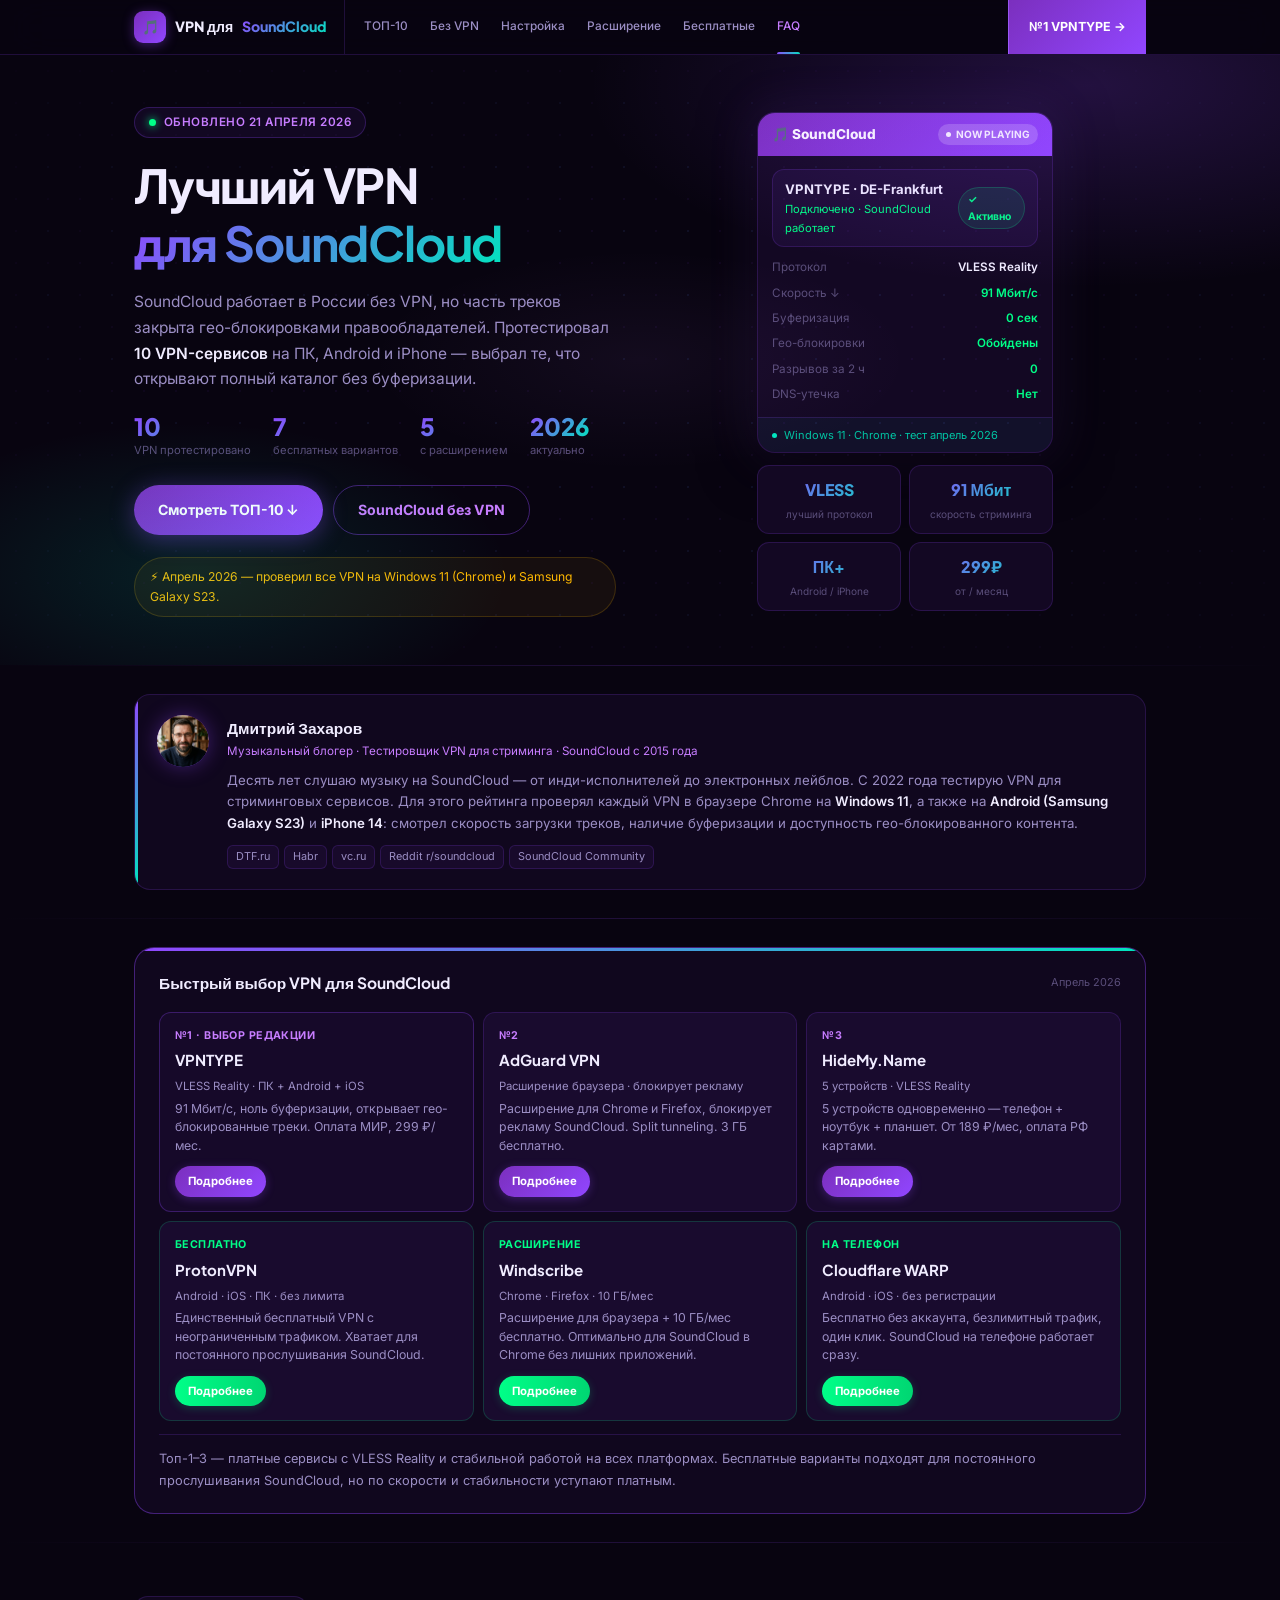
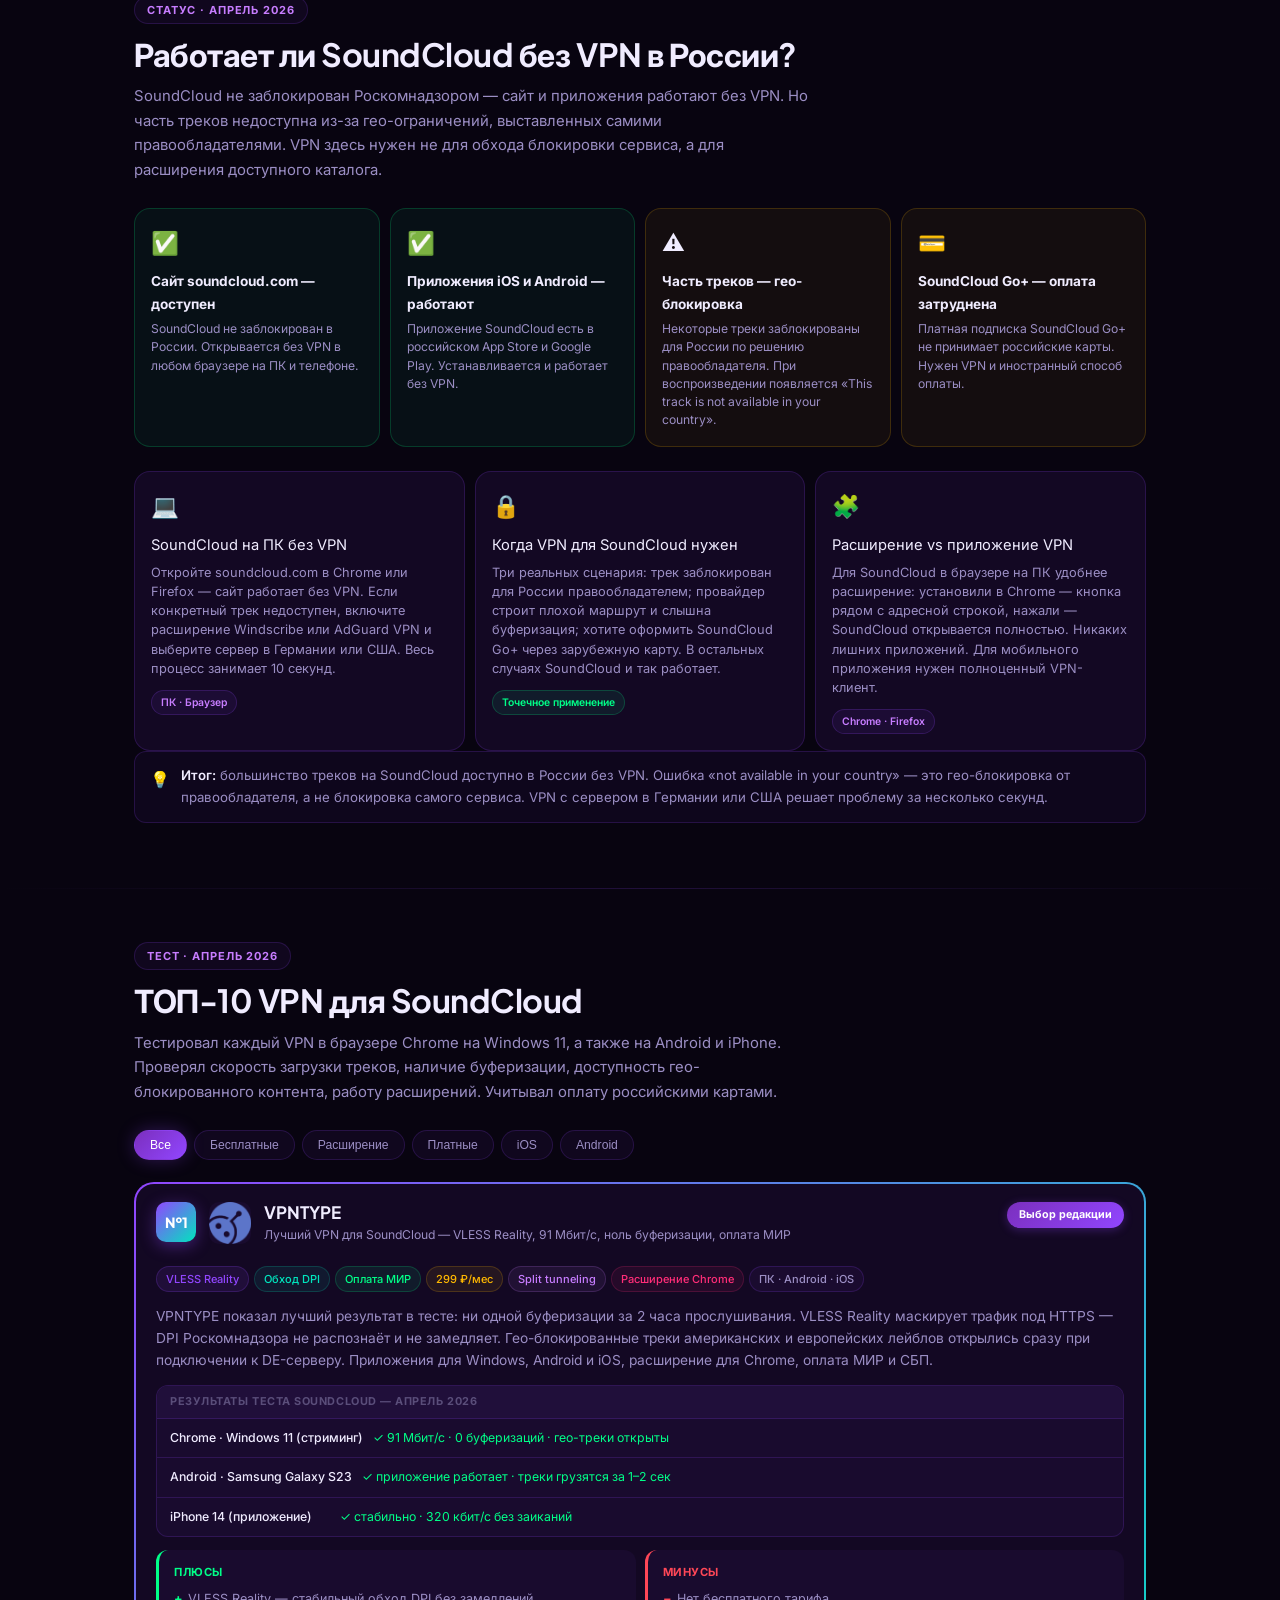
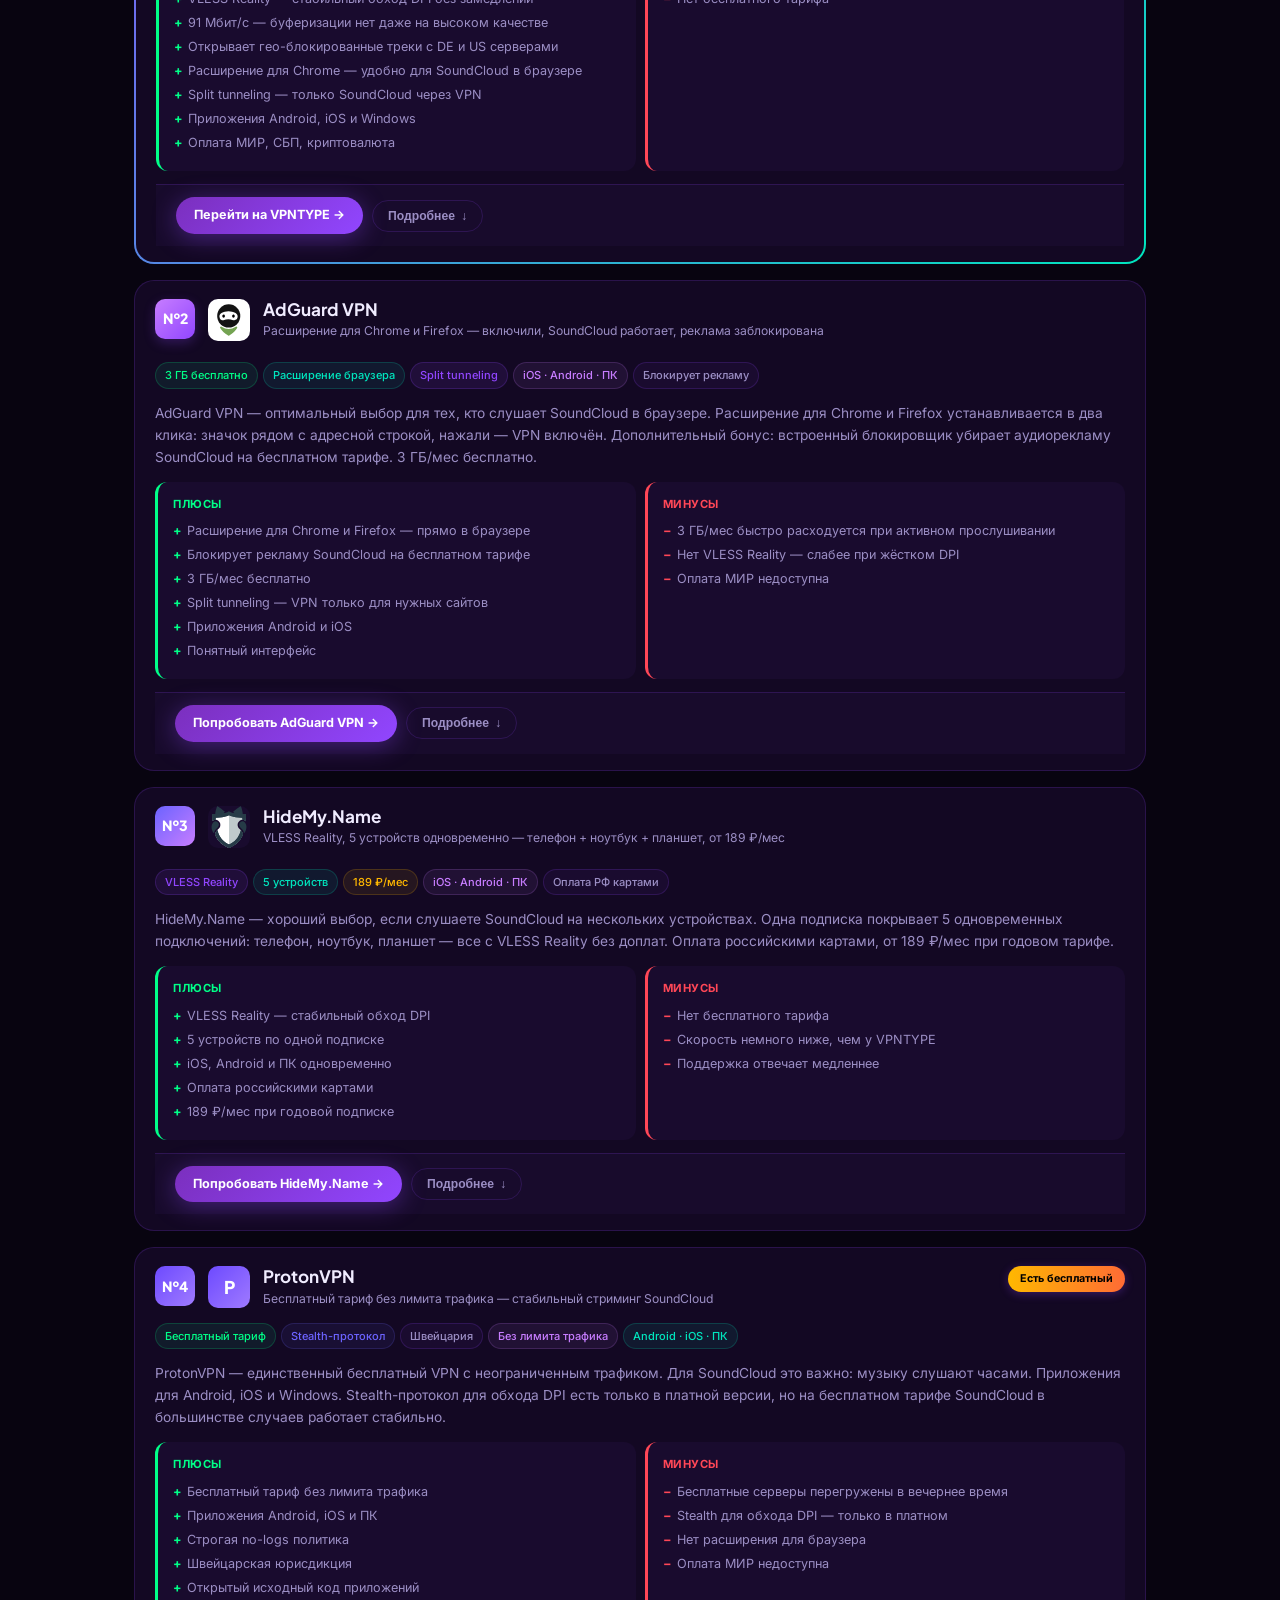
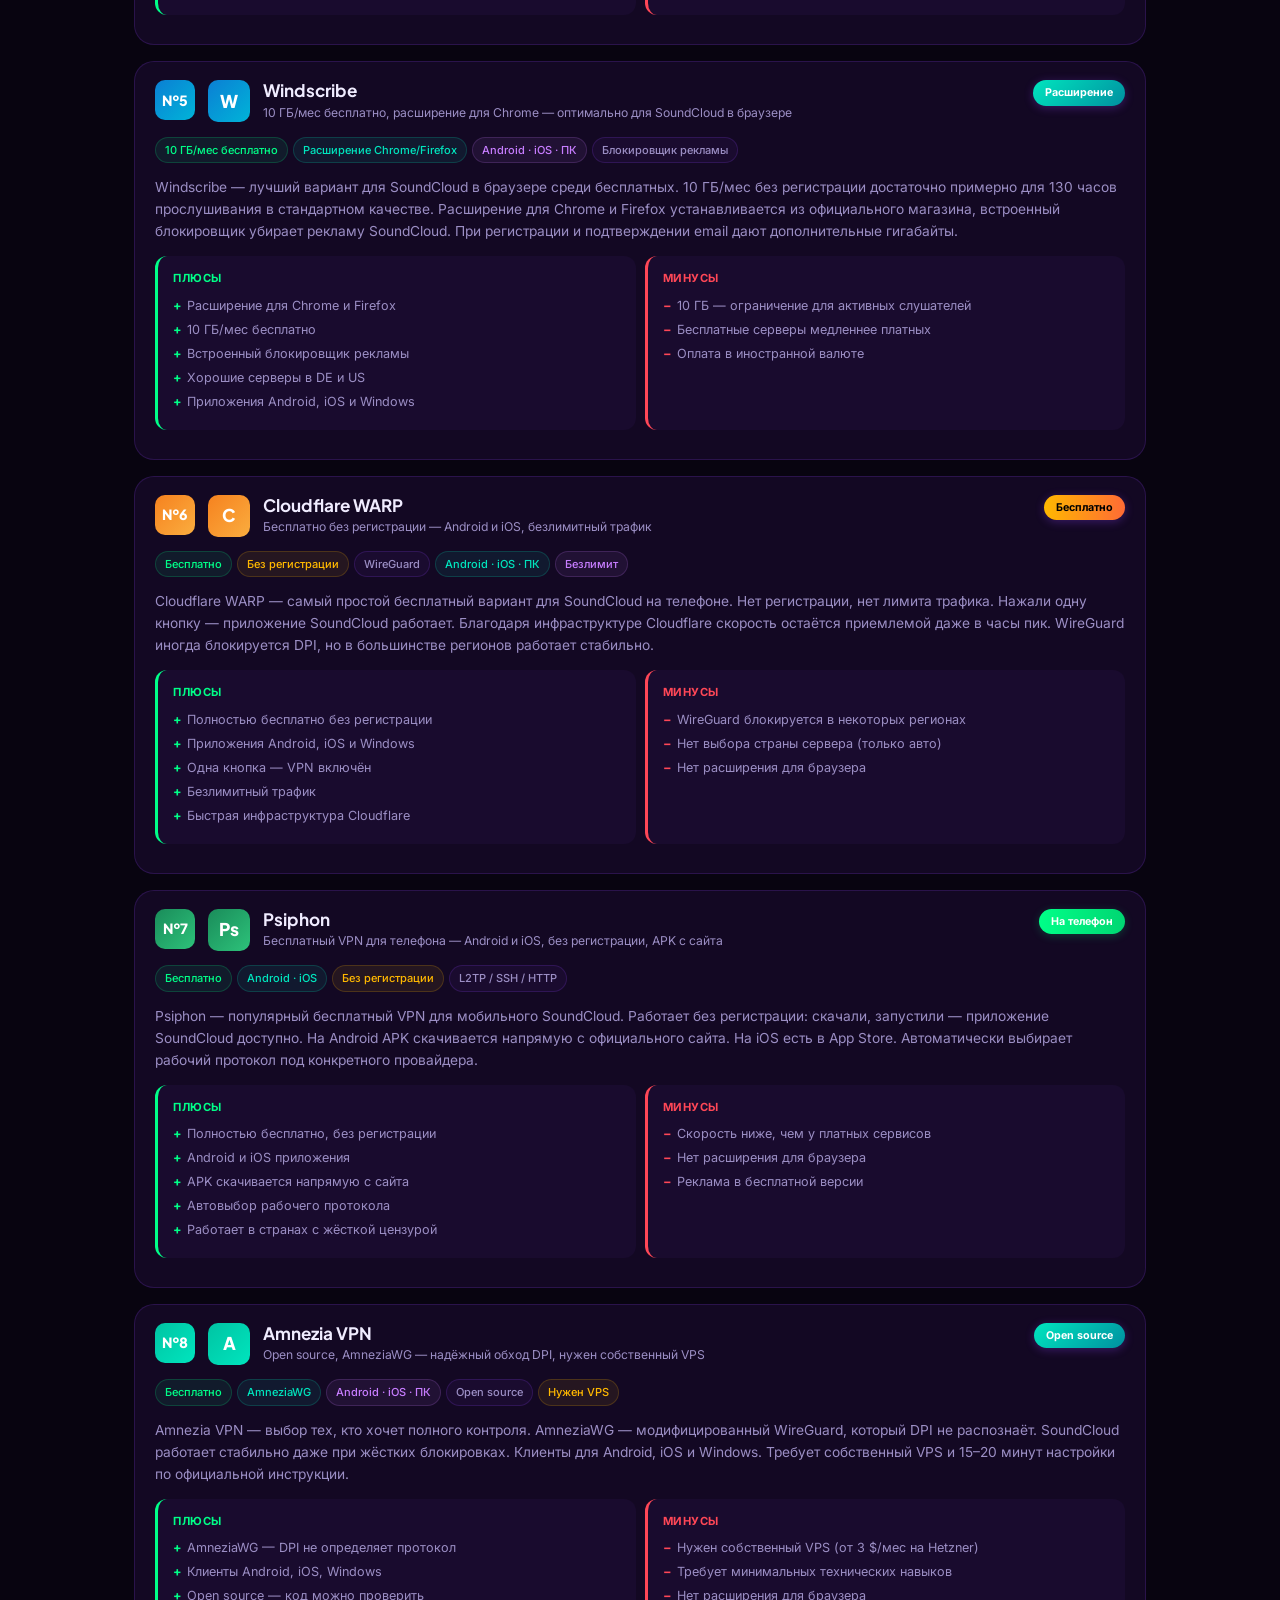
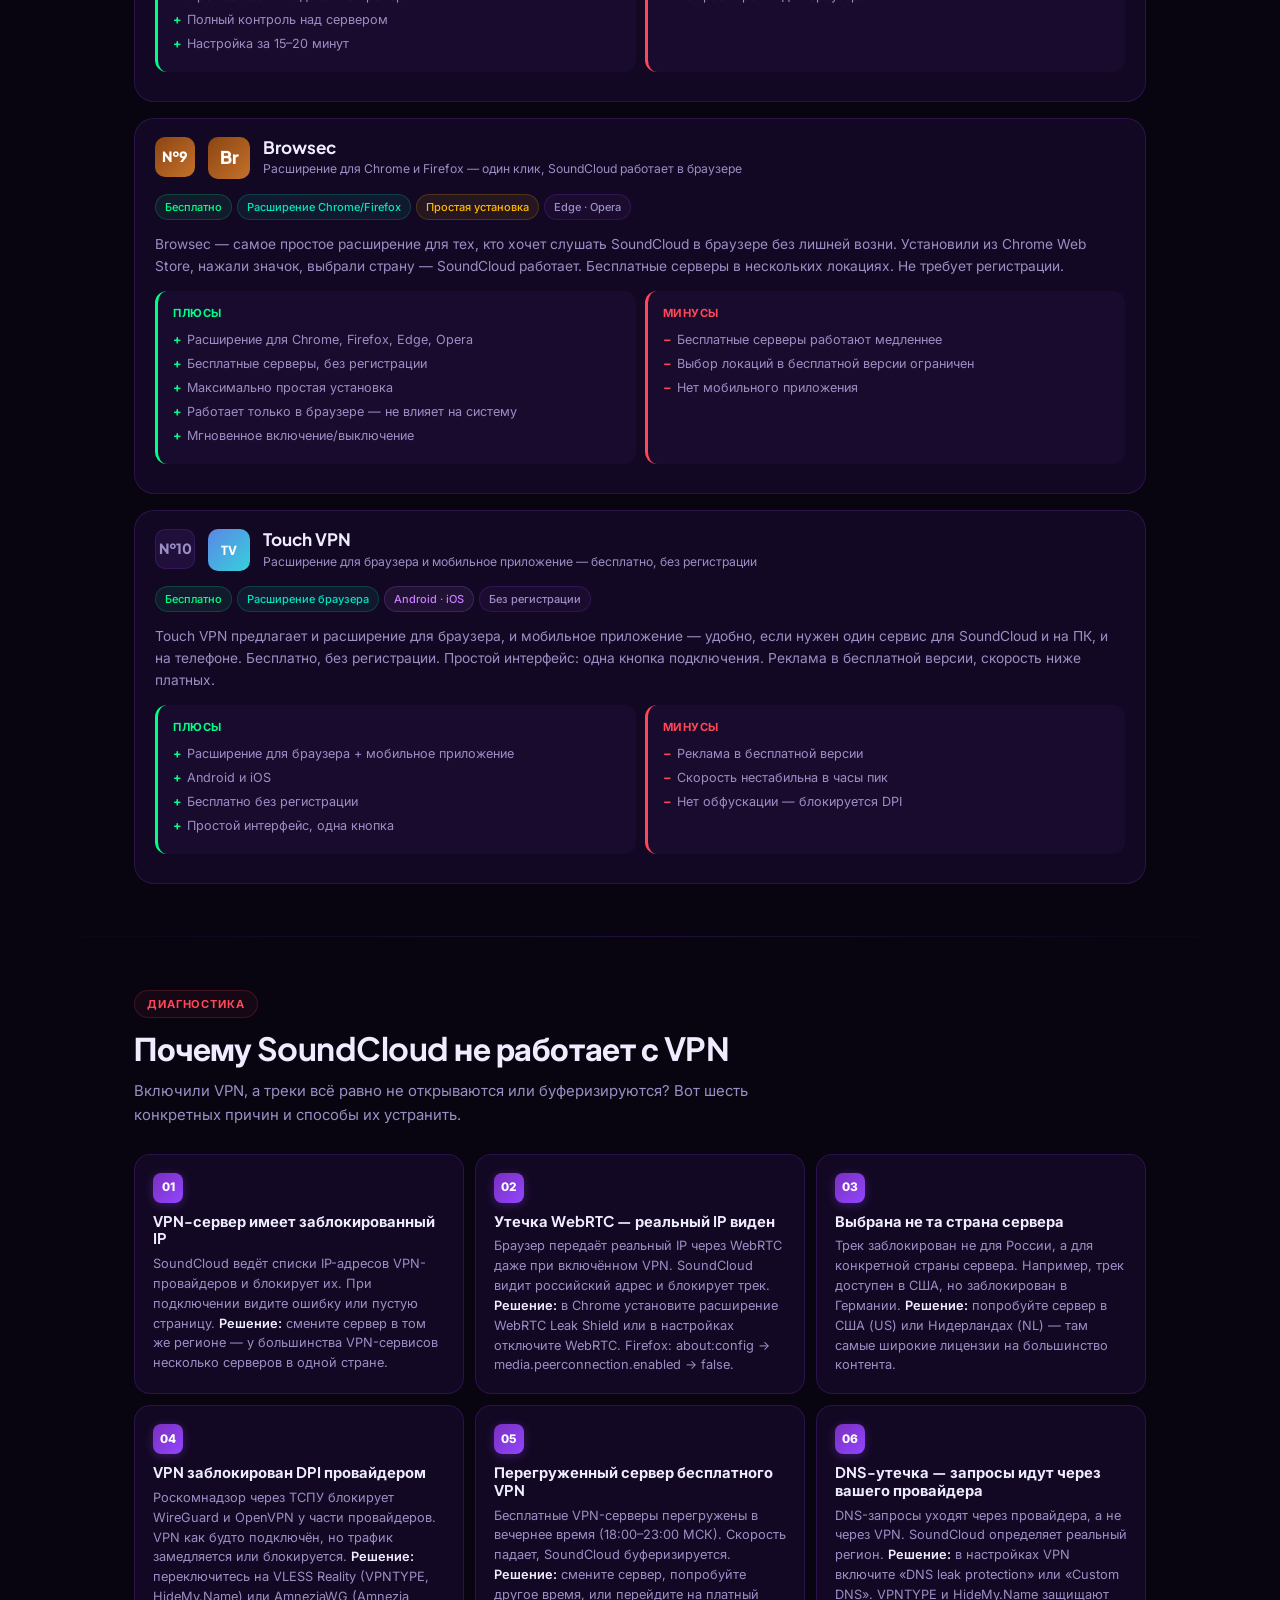
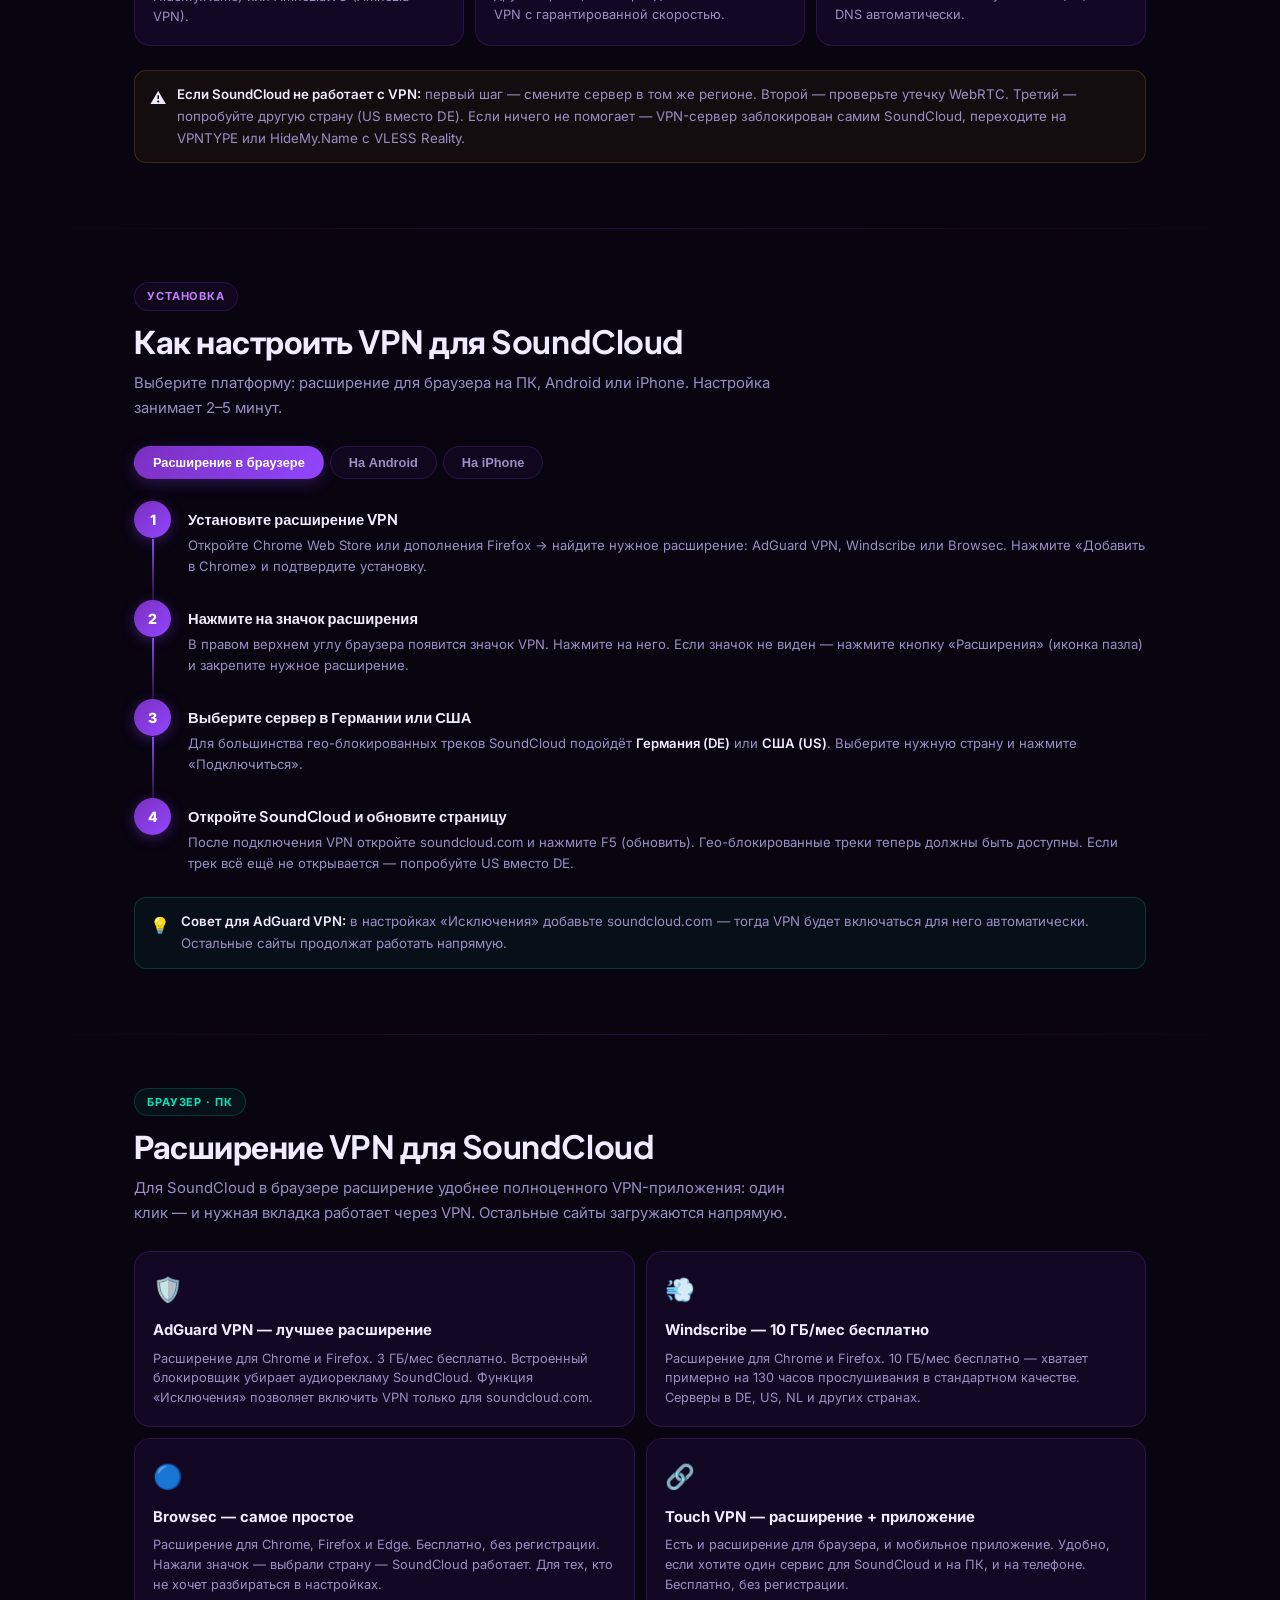
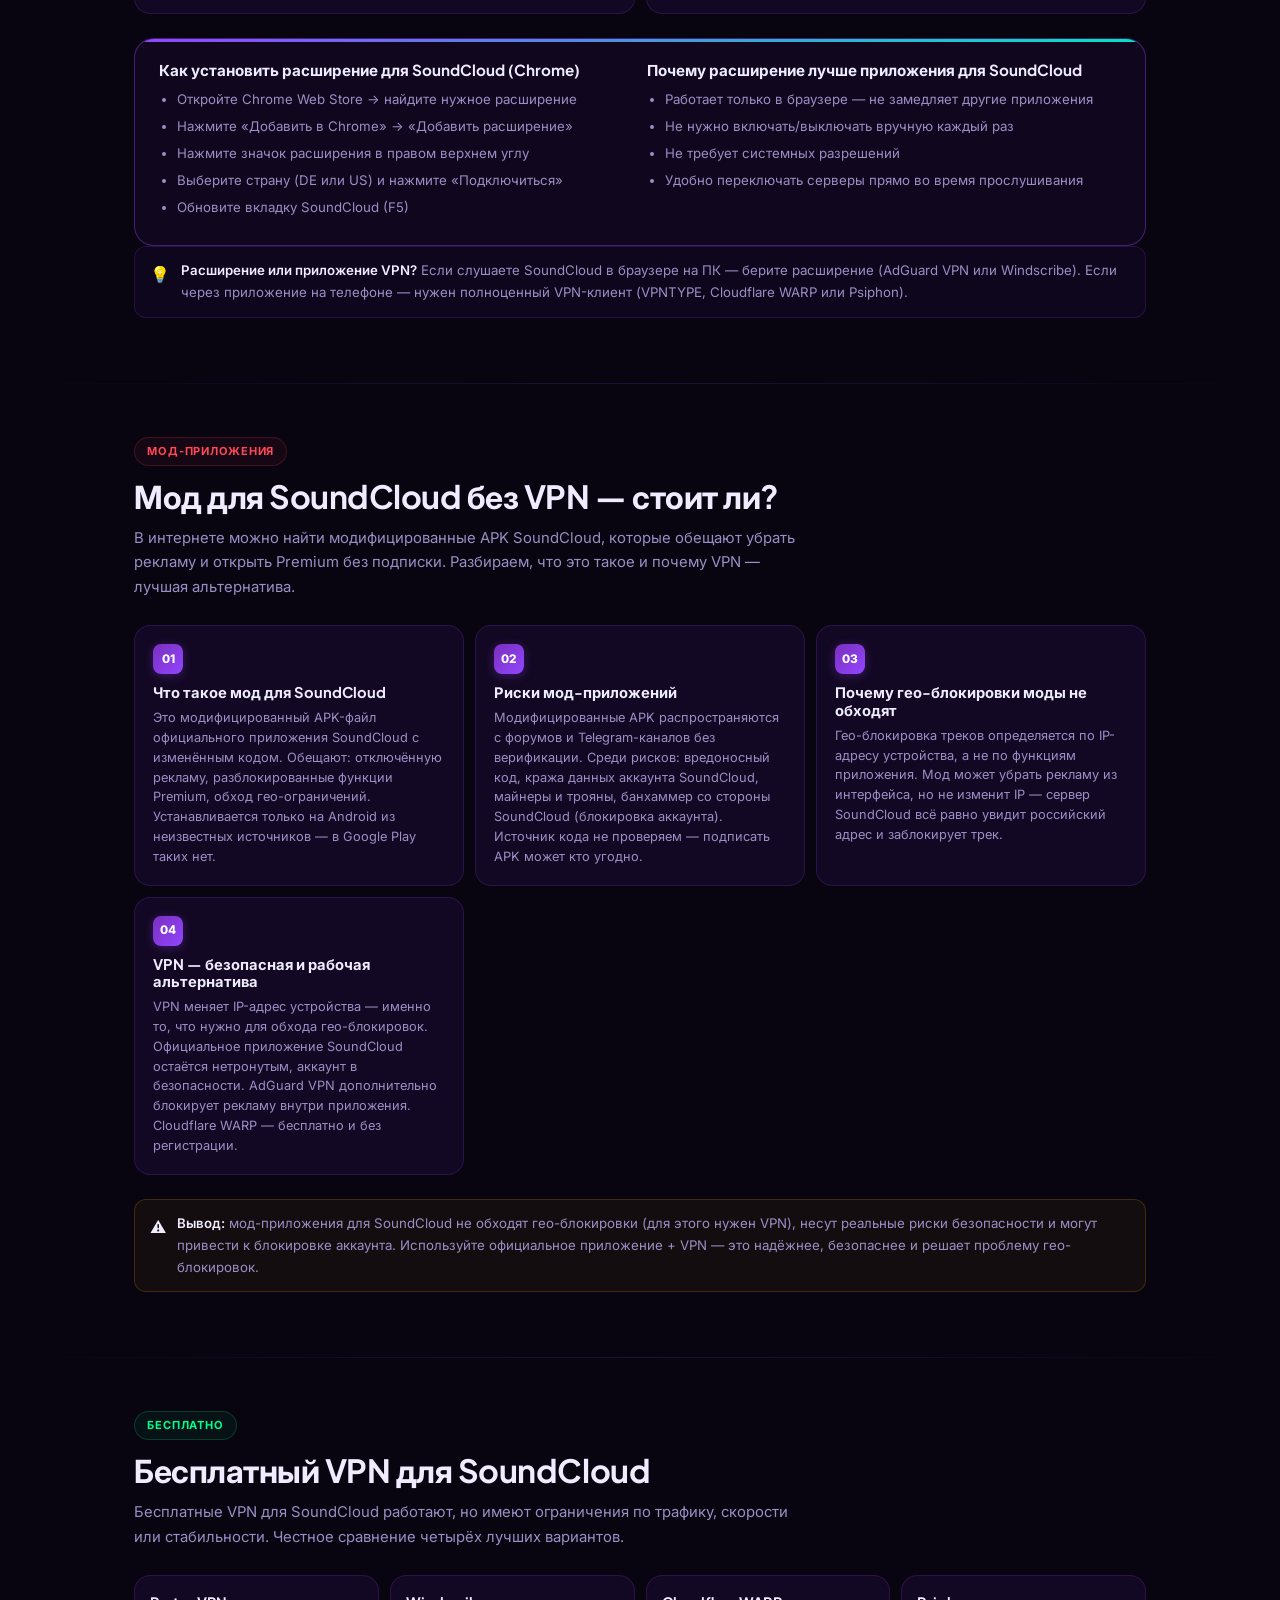
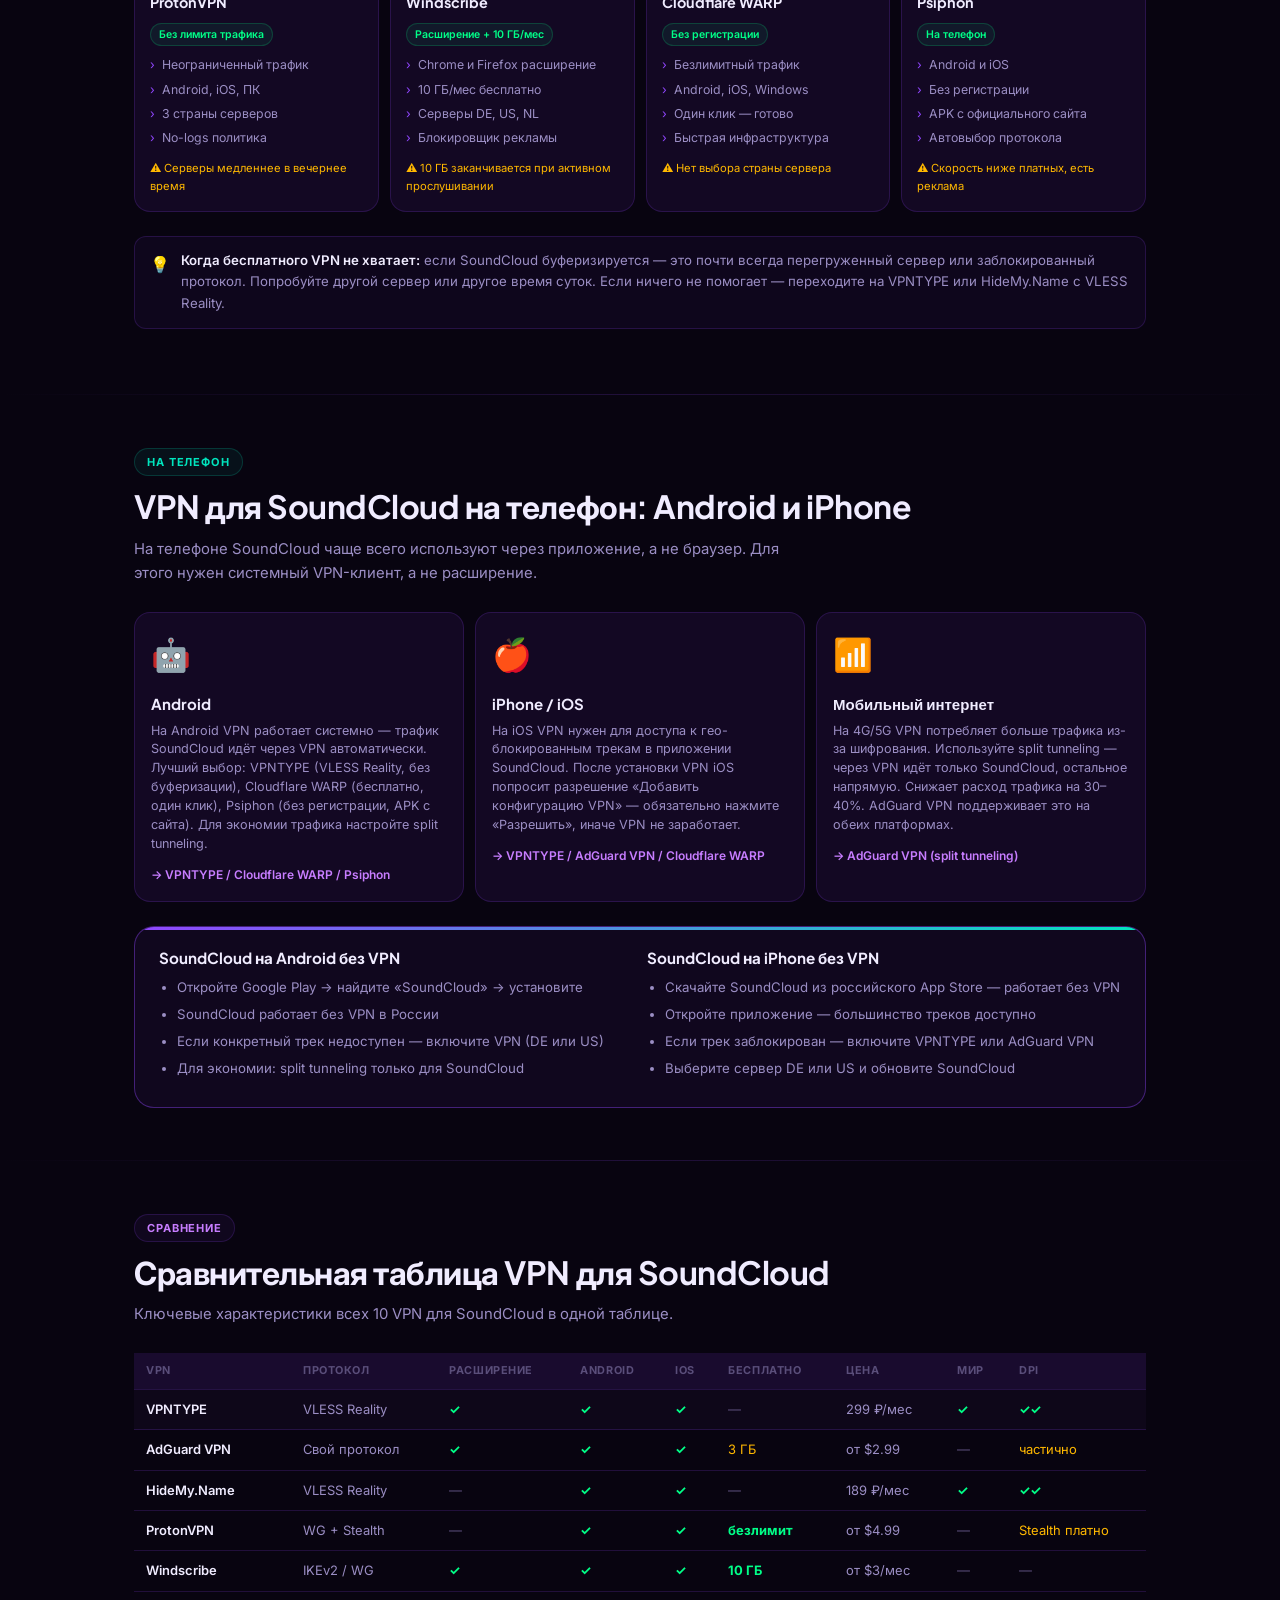
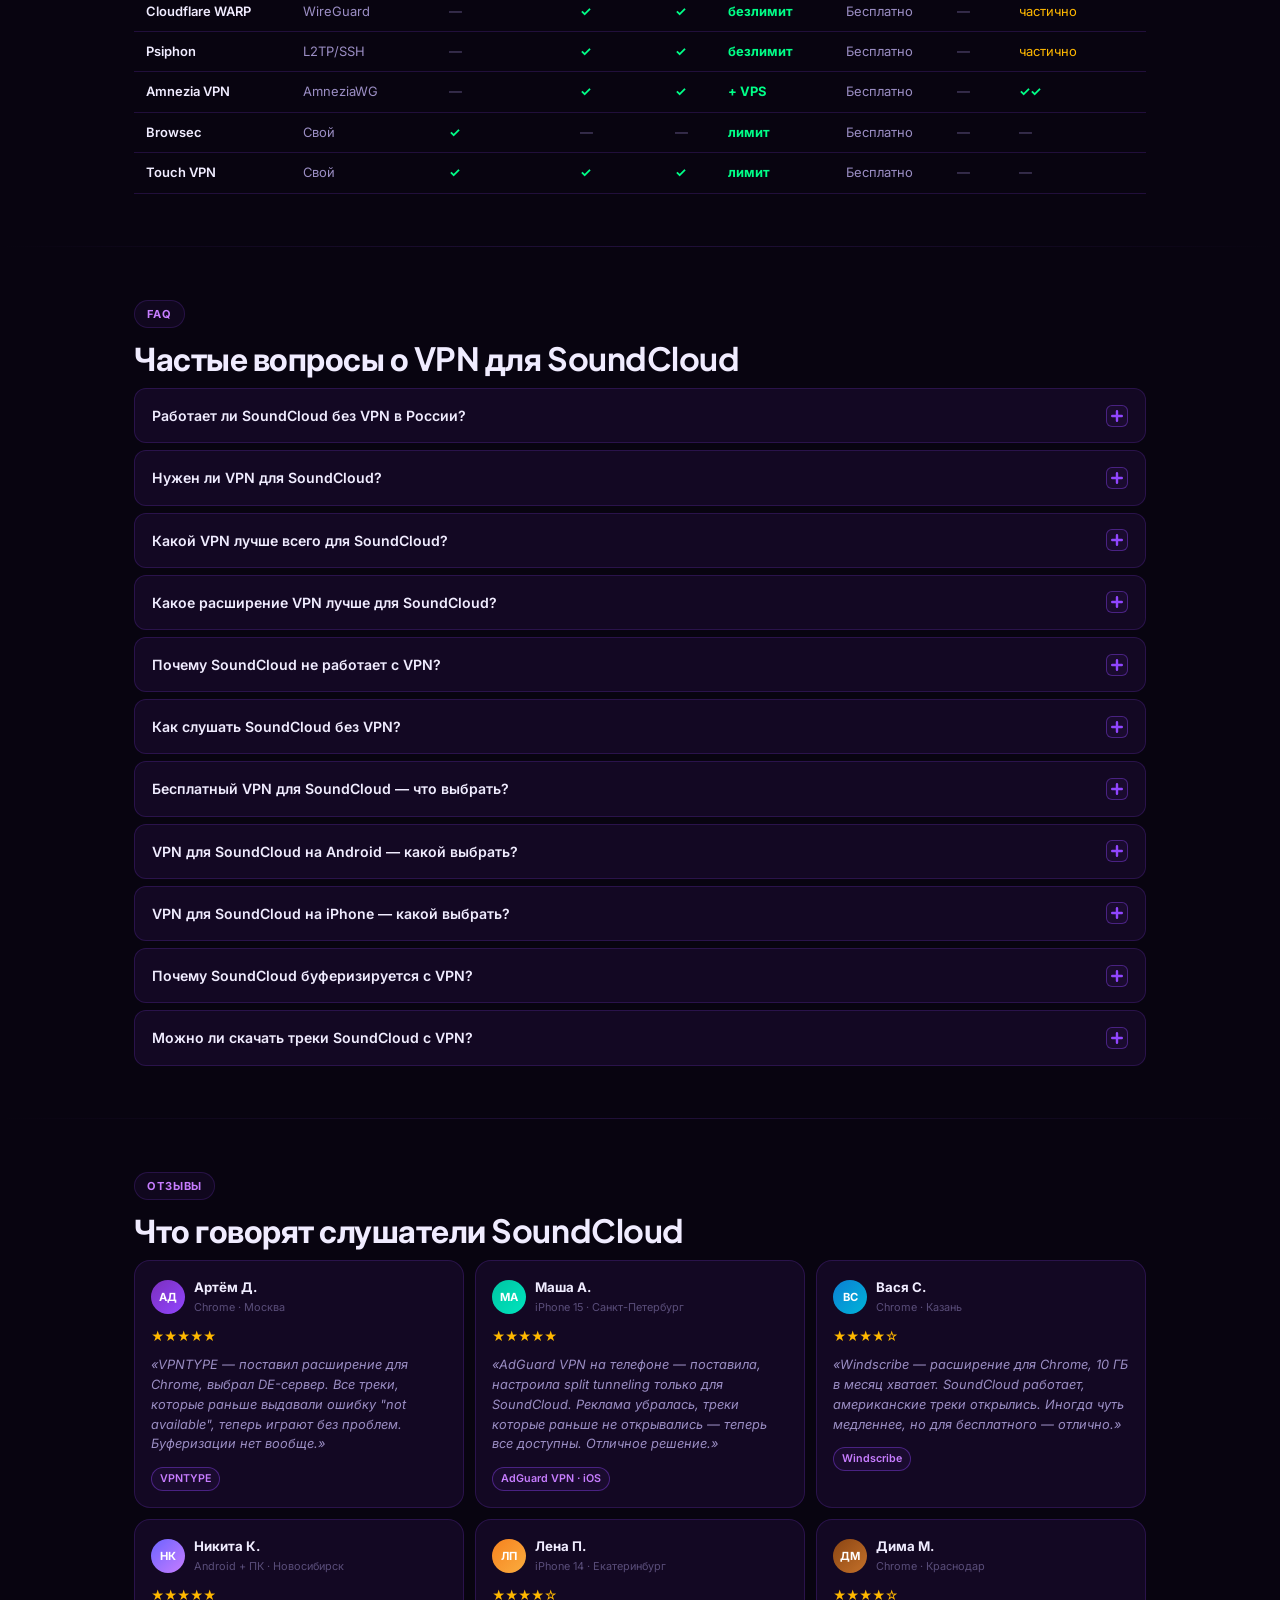
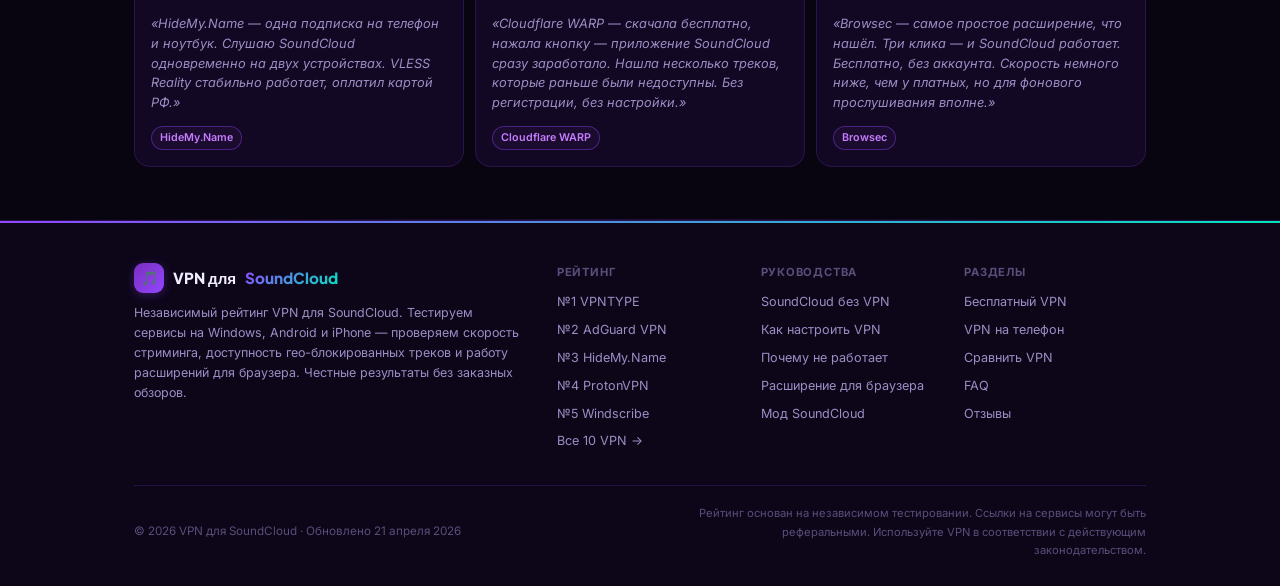
<file: index.html>
<!DOCTYPE html>
<html lang="ru">
<head>
<meta charset="UTF-8">
<meta name="viewport" content="width=device-width, initial-scale=1.0">
<title>Лучший VPN для SoundCloud 2026 — ТОП-10: бесплатный, расширение, на iPhone и Android</title>
<meta name="description" content="ТОП-10 VPN для SoundCloud 2026: как слушать музыку без ограничений на iPhone, Android и ПК. Расширения для браузера, бесплатные варианты, настройка за 3 минуты. Тест апреля 2026.">
<meta name="keywords" content="впн для саундклауд, лучший впн для саундклауд, бесплатный впн для саундклауда, расширение для саундклауда, впн для саундклауда на пк, впн для саундклауд на телефон, саундклауд без впн">
<link rel="icon" type="image/svg+xml" href="favicon.svg">
<link rel="shortcut icon" href="favicon.svg">
<link rel="apple-touch-icon" href="favicon.svg">
<meta name="theme-color" content="#FF5500">
<link rel="stylesheet" href="styles.css">
<link rel="preconnect" href="https://fonts.googleapis.com">
<link rel="preconnect" href="https://fonts.gstatic.com" crossorigin>
<link href="https://fonts.googleapis.com/css2?family=Plus+Jakarta+Sans:wght@400;500;600;700;800&family=Inter:wght@400;500;600;700&display=swap" rel="stylesheet">

<meta property="og:title" content="Лучший VPN для SoundCloud 2026 — ТОП-10 рабочих сервисов">
<meta property="og:description" content="Протестировал 10 VPN для SoundCloud на Windows, Android и iPhone. Расширения для браузера, бесплатные варианты, пошаговые инструкции. Апрель 2026.">
<meta property="og:type" content="article">
<meta property="og:locale" content="ru_RU">
<!-- Yandex.Metrika counter -->
<script type="text/javascript">
    (function(m,e,t,r,i,k,a){
        m[i]=m[i]||function(){(m[i].a=m[i].a||[]).push(arguments)};
        m[i].l=1*new Date();
        for (var j = 0; j < document.scripts.length; j++) {if (document.scripts[j].src === r) { return; }}
        k=e.createElement(t),a=e.getElementsByTagName(t)[0],k.async=1,k.src=r,a.parentNode.insertBefore(k,a)
    })(window, document,'script','https://mc.yandex.ru/metrika/tag.js?id=108724111', 'ym');

    ym(108724111, 'init', {ssr:true, webvisor:true, clickmap:true, ecommerce:"dataLayer", referrer: document.referrer, url: location.href, accurateTrackBounce:true, trackLinks:true});
</script>
<noscript><div><img src="https://mc.yandex.ru/watch/108724111" style="position:absolute; left:-9999px;" alt="" /></div></noscript>
<!-- /Yandex.Metrika counter -->
<script type="application/ld+json">
{
  "@context": "https://schema.org",
  "@type": "Article",
  "headline": "Лучший VPN для SoundCloud 2026 — ТОП-10: бесплатный, расширение, на iPhone и Android",
  "description": "Обзор 10 VPN для SoundCloud. Как слушать без ограничений на ПК, Android и iPhone. Расширения для браузера, бесплатные варианты, настройка за 3 минуты.",
  "datePublished": "2026-04-01",
  "dateModified": "2026-04-21",
  "author": {
    "@type": "Person",
    "name": "Дмитрий Захаров",
    "jobTitle": "Музыкальный блогер, тестировщик VPN для стриминговых сервисов",
    "description": "Десять лет слушает музыку на SoundCloud. Тестирует VPN для стриминговых сервисов с 2022 года — проверяет доступ к гео-блокированным трекам и стабильность воспроизведения."
  },
  "publisher": { "@type": "Organization", "name": "VPN для SoundCloud · Рейтинг 2026" },
  "inLanguage": "ru"
}
</script>

<script type="application/ld+json">
{
  "@context": "https://schema.org",
  "@type": "ItemList",
  "name": "ТОП-10 VPN для SoundCloud 2026",
  "numberOfItems": 10,
  "itemListElement": [
    { "@type": "ListItem", "position": 1,  "name": "VPNTYPE",         "description": "Лучший VPN для SoundCloud: VLESS Reality, 91 Мбит/с, ноль буферизации, оплата МИР, 299 руб/мес" },
    { "@type": "ListItem", "position": 2,  "name": "AdGuard VPN",     "description": "Расширение для браузера, split tunneling, блокирует рекламу SoundCloud, 3 ГБ бесплатно" },
    { "@type": "ListItem", "position": 3,  "name": "HideMy.Name",     "description": "VLESS Reality, 5 устройств одновременно, от 189 руб/мес" },
    { "@type": "ListItem", "position": 4,  "name": "ProtonVPN",       "description": "Бесплатный тариф без лимита трафика, Android и iOS" },
    { "@type": "ListItem", "position": 5,  "name": "Windscribe",      "description": "10 ГБ/мес бесплатно, расширение для Chrome и Firefox" },
    { "@type": "ListItem", "position": 6,  "name": "Cloudflare WARP", "description": "Бесплатно без регистрации, безлимитный трафик, Android и iOS" },
    { "@type": "ListItem", "position": 7,  "name": "Psiphon",         "description": "Бесплатный VPN для телефона, без регистрации, Android и iOS" },
    { "@type": "ListItem", "position": 8,  "name": "Amnezia VPN",     "description": "Open source, AmneziaWG, обходит DPI, нужен VPS" },
    { "@type": "ListItem", "position": 9,  "name": "Browsec",         "description": "Простое расширение для Chrome и Firefox, бесплатно, один клик" },
    { "@type": "ListItem", "position": 10, "name": "Touch VPN",       "description": "Расширение для браузера и мобильное приложение, бесплатно, без регистрации" }
  ]
}
</script>

<script type="application/ld+json">
{
  "@context": "https://schema.org",
  "@type": "FAQPage",
  "mainEntity": [
    {
      "@type": "Question",
      "name": "Работает ли SoundCloud без VPN в России?",
      "acceptedAnswer": { "@type": "Answer", "text": "Да, SoundCloud не заблокирован в России и работает без VPN. Сайт и мобильные приложения доступны напрямую. VPN нужен, если конкретные треки недоступны из-за гео-ограничений правообладателя, или если провайдер нестабильно маршрутизирует трафик до серверов SoundCloud." }
    },
    {
      "@type": "Question",
      "name": "Какой VPN лучше всего для SoundCloud?",
      "acceptedAnswer": { "@type": "Answer", "text": "По тестам апреля 2026: VPNTYPE — лучший (VLESS Reality, 91 Мбит/с, нет буферизации, оплата МИР). Бесплатно: ProtonVPN (без лимита трафика), Windscribe (расширение + 10 ГБ/мес). Для браузера: AdGuard VPN или Windscribe." }
    },
    {
      "@type": "Question",
      "name": "Нужен ли VPN для SoundCloud?",
      "acceptedAnswer": { "@type": "Answer", "text": "SoundCloud доступен в России без VPN. VPN нужен в трёх случаях: трек заблокирован для вашего региона правообладателем; провайдер нестабильно маршрутизирует трафик; вы хотите оформить SoundCloud Go+ через иностранный способ оплаты." }
    },
    {
      "@type": "Question",
      "name": "Почему SoundCloud не работает с VPN?",
      "acceptedAnswer": { "@type": "Answer", "text": "Основные причины: 1) VPN-сервер имеет заблокированный IP — SoundCloud отклоняет. Решение: смените сервер. 2) Утечка WebRTC — реальный IP виден сайту. 3) Неверная страна сервера — трек недоступен в этой стране. Выбирайте DE или US." }
    },
    {
      "@type": "Question",
      "name": "Какое расширение VPN лучше для SoundCloud?",
      "acceptedAnswer": { "@type": "Answer", "text": "Для SoundCloud в браузере: AdGuard VPN (Chrome/Firefox, 3 ГБ бесплатно, блокирует рекламу), Windscribe (10 ГБ/мес бесплатно), Browsec (самое простое, одна кнопка)." }
    },
    {
      "@type": "Question",
      "name": "Как слушать SoundCloud без VPN?",
      "acceptedAnswer": { "@type": "Answer", "text": "Большинство треков доступно без VPN: просто откройте soundcloud.com в браузере или приложение на телефоне. Если конкретный трек выдаёт ошибку — это гео-блокировка правообладателя, тут без VPN не обойтись." }
    }
  ]
}
</script>
</head>

<body>
<div id="read-progress"></div>

<nav class="site-nav" role="navigation" aria-label="Основная навигация">
  <div class="container">
    <div class="nav-inner">
      <a href="#" class="nav-logo">
        <div class="logo-icon">🎵</div>
        VPN для <span class="logo-word">SoundCloud</span>
      </a>
      <ul class="nav-tabs">
        <li><a href="#top10">ТОП-10</a></li>
        <li><a href="#sc-status">Без VPN</a></li>
        <li><a href="#setup">Настройка</a></li>
        <li><a href="#extension">Расширение</a></li>
        <li><a href="#free">Бесплатные</a></li>
        <li><a href="#faq">FAQ</a></li>
      </ul>
      <a href="#vpntype-card" class="nav-cta">№1 VPNTYPE →</a>
      <button class="burger" id="burger-btn" aria-label="Меню" aria-expanded="false">
        <span></span><span></span><span></span>
      </button>
    </div>
  </div>
</nav>

<div class="mobile-menu" id="mobile-menu">
  <a href="#top10">ТОП-10 VPN для SoundCloud</a>
  <a href="#sc-status">Работает ли SoundCloud без VPN</a>
  <a href="#why-issues">Почему SoundCloud не работает с VPN</a>
  <a href="#setup">Как настроить VPN для SoundCloud</a>
  <a href="#extension">Расширение VPN для SoundCloud</a>
  <a href="#mod-sc">Мод для SoundCloud — разбор</a>
  <a href="#free">Бесплатный VPN для SoundCloud</a>
  <a href="#mobile">VPN на телефон</a>
  <a href="#compare">Сравнительная таблица</a>
  <a href="#faq">Частые вопросы</a>
  <a href="#vpntype-card" class="mm-cta">Попробовать VPNTYPE №1 →</a>
</div>

<section class="hero" aria-label="Введение">
  <div class="hero-bg"></div>
  <div class="container">
    <div class="hero-grid">
      <div class="hero-content">
        <div class="hero-eyebrow fade-up">
          <span class="live-dot"></span>Обновлено 21 апреля 2026
        </div>
        <h1 class="hero-title fade-up">
          Лучший VPN<br>
          <span class="hl">для SoundCloud</span>
        </h1>
        <p class="hero-desc fade-up delay-1">
          SoundCloud работает в России без VPN, но часть треков закрыта гео-блокировками правообладателей. Протестировал <strong>10 VPN-сервисов</strong> на ПК, Android и iPhone — выбрал те, что открывают полный каталог без буферизации.
        </p>
        <div class="hero-stats fade-up delay-2">
          <div class="hero-stat"><span class="stat-val">10</span><span class="stat-lbl">VPN протестировано</span></div>
          <div class="hero-stat"><span class="stat-val">7</span><span class="stat-lbl">бесплатных вариантов</span></div>
          <div class="hero-stat"><span class="stat-val">5</span><span class="stat-lbl">с расширением</span></div>
          <div class="hero-stat"><span class="stat-val">2026</span><span class="stat-lbl">актуально</span></div>
        </div>
        <div class="hero-actions fade-up delay-3">
          <a href="#top10" class="btn btn-primary">Смотреть ТОП-10 ↓</a>
          <a href="#sc-status" class="btn btn-ghost">SoundCloud без VPN</a>
        </div>
        <div class="update-bar fade-up delay-3">
          ⚡ Апрель 2026 — проверил все VPN на Windows 11 (Chrome) и Samsung Galaxy S23.
        </div>
      </div>
      <div class="hero-visual">
        <div class="twitch-widget">
          <div class="tw-header">
            <div class="tw-logo">🎵 SoundCloud</div>
            <div class="tw-live-pill">
              <span class="tw-blink"></span>NOW PLAYING
            </div>
          </div>
          <div class="tw-body">
            <div class="tw-stream-row">
              <div>
                <div class="tw-stream-name">VPNTYPE · DE-Frankfurt</div>
                <div class="tw-stream-status">Подключено · SoundCloud работает</div>
              </div>
              <div class="tw-status-badge">✓ Активно</div>
            </div>
            <div class="tw-stats">
              <div class="tw-stat-row">
                <span class="tw-stat-key">Протокол</span>
                <span class="tw-stat-val">VLESS Reality</span>
              </div>
              <div class="tw-stat-row">
                <span class="tw-stat-key">Скорость ↓</span>
                <span class="tw-stat-val" style="color:var(--green)">91 Мбит/с</span>
              </div>
              <div class="tw-stat-row">
                <span class="tw-stat-key">Буферизация</span>
                <span class="tw-stat-val" style="color:var(--green)">0 сек</span>
              </div>
              <div class="tw-stat-row">
                <span class="tw-stat-key">Гео-блокировки</span>
                <span class="tw-stat-val" style="color:var(--green)">Обойдены</span>
              </div>
              <div class="tw-stat-row">
                <span class="tw-stat-key">Разрывов за 2 ч</span>
                <span class="tw-stat-val" style="color:var(--green)">0</span>
              </div>
              <div class="tw-stat-row">
                <span class="tw-stat-key">DNS-утечка</span>
                <span class="tw-stat-val" style="color:var(--green)">Нет</span>
              </div>
            </div>
          </div>
          <div class="tw-footer">
            <div class="tw-footer-dot"></div>
            Windows 11 · Chrome · тест апрель 2026
          </div>
        </div>
        <div class="hero-side-grid">
          <div class="hero-side-card"><div class="val">VLESS</div><div class="lbl">лучший протокол</div></div>
          <div class="hero-side-card"><div class="val">91 Мбит</div><div class="lbl">скорость стриминга</div></div>
          <div class="hero-side-card"><div class="val">ПК+</div><div class="lbl">Android / iPhone</div></div>
          <div class="hero-side-card"><div class="val">299₽</div><div class="lbl">от / месяц</div></div>
        </div>
      </div>
    </div>
  </div>
</section>

<div class="divider"></div>

<section class="section-sm">
  <div class="container">
    <div class="author-box">
      <div class="author-photo">
        <img src="author.jpg" alt="Дмитрий Захаров" onerror="this.style.display='none';this.parentNode.innerHTML='🎵'">
      </div>
      <div class="author-info">
        <div class="author-name">Дмитрий Захаров</div>
        <div class="author-role">Музыкальный блогер · Тестировщик VPN для стриминга · SoundCloud с 2015 года</div>
        <p class="author-bio">
          Десять лет слушаю музыку на SoundCloud — от инди-исполнителей до электронных лейблов. С 2022 года тестирую VPN для стриминговых сервисов. Для этого рейтинга проверял каждый VPN в браузере Chrome на <strong>Windows 11</strong>, а также на <strong>Android (Samsung Galaxy S23)</strong> и <strong>iPhone 14</strong>: смотрел скорость загрузки треков, наличие буферизации и доступность гео-блокированного контента.
        </p>
        <div class="author-pubs">
          <span class="author-pub">DTF.ru</span>
          <span class="author-pub">Habr</span>
          <span class="author-pub">vc.ru</span>
          <span class="author-pub">Reddit r/soundcloud</span>
          <span class="author-pub">SoundCloud Community</span>
        </div>
      </div>
    </div>
  </div>
</section>

<div class="divider"></div>

<section class="section-sm" id="tldr">
  <div class="container">
    <div class="tldr-panel">
      <div class="tldr-header">
        <div class="tldr-label">Быстрый выбор VPN для SoundCloud</div>
        <div class="tldr-updated">Апрель 2026</div>
      </div>
      <div class="tldr-grid">
        <div class="tldr-card featured">
          <div class="tldr-rank">№1 · Выбор редакции</div>
          <div class="tldr-name">VPNTYPE</div>
          <div class="tldr-tag">VLESS Reality · ПК + Android + iOS</div>
          <div class="tldr-desc">91 Мбит/с, ноль буферизации, открывает гео-блокированные треки. Оплата МИР, 299 ₽/мес.</div>
          <a href="#vpntype-card" class="tldr-btn">Подробнее</a>
        </div>
        <div class="tldr-card">
          <div class="tldr-rank">№2</div>
          <div class="tldr-name">AdGuard VPN</div>
          <div class="tldr-tag">Расширение браузера · блокирует рекламу</div>
          <div class="tldr-desc">Расширение для Chrome и Firefox, блокирует рекламу SoundCloud. Split tunneling. 3 ГБ бесплатно.</div>
          <a href="#adguard-card" class="tldr-btn">Подробнее</a>
        </div>
        <div class="tldr-card">
          <div class="tldr-rank">№3</div>
          <div class="tldr-name">HideMy.Name</div>
          <div class="tldr-tag">5 устройств · VLESS Reality</div>
          <div class="tldr-desc">5 устройств одновременно — телефон + ноутбук + планшет. От 189 ₽/мес, оплата РФ картами.</div>
          <a href="#hidemy-card" class="tldr-btn">Подробнее</a>
        </div>
        <div class="tldr-card free">
          <div class="tldr-rank">Бесплатно</div>
          <div class="tldr-name">ProtonVPN</div>
          <div class="tldr-tag">Android · iOS · ПК · без лимита</div>
          <div class="tldr-desc">Единственный бесплатный VPN с неограниченным трафиком. Хватает для постоянного прослушивания SoundCloud.</div>
          <a href="#proton-card" class="tldr-btn">Подробнее</a>
        </div>
        <div class="tldr-card free">
          <div class="tldr-rank">Расширение</div>
          <div class="tldr-name">Windscribe</div>
          <div class="tldr-tag">Chrome · Firefox · 10 ГБ/мес</div>
          <div class="tldr-desc">Расширение для браузера + 10 ГБ/мес бесплатно. Оптимально для SoundCloud в Chrome без лишних приложений.</div>
          <a href="#windscribe-card" class="tldr-btn">Подробнее</a>
        </div>
        <div class="tldr-card free">
          <div class="tldr-rank">На телефон</div>
          <div class="tldr-name">Cloudflare WARP</div>
          <div class="tldr-tag">Android · iOS · без регистрации</div>
          <div class="tldr-desc">Бесплатно без аккаунта, безлимитный трафик, один клик. SoundCloud на телефоне работает сразу.</div>
          <a href="#warp-card" class="tldr-btn">Подробнее</a>
        </div>
      </div>
      <div class="tldr-note">
        Топ-1–3 — платные сервисы с VLESS Reality и стабильной работой на всех платформах. Бесплатные варианты подходят для постоянного прослушивания SoundCloud, но по скорости и стабильности уступают платным.
      </div>
    </div>
  </div>
</section>

<div class="divider"></div>

<section class="section" id="sc-status">
  <div class="container">
    <div class="sec-badge">Статус · Апрель 2026</div>
    <h2 class="section-title">Работает ли SoundCloud без VPN в России?</h2>
    <p class="section-intro">
      SoundCloud не заблокирован Роскомнадзором — сайт и приложения работают без VPN. Но часть треков недоступна из-за гео-ограничений, выставленных самими правообладателями. VPN здесь нужен не для обхода блокировки сервиса, а для расширения доступного каталога.
    </p>
    <div class="status-grid">
      <div class="status-card works">
        <div class="status-icon">✅</div>
        <div class="status-title">Сайт soundcloud.com — доступен</div>
        <div class="status-desc">SoundCloud не заблокирован в России. Открывается без VPN в любом браузере на ПК и телефоне.</div>
      </div>
      <div class="status-card works">
        <div class="status-icon">✅</div>
        <div class="status-title">Приложения iOS и Android — работают</div>
        <div class="status-desc">Приложение SoundCloud есть в российском App Store и Google Play. Устанавливается и работает без VPN.</div>
      </div>
      <div class="status-card partial">
        <div class="status-icon">⚠️</div>
        <div class="status-title">Часть треков — гео-блокировка</div>
        <div class="status-desc">Некоторые треки заблокированы для России по решению правообладателя. При воспроизведении появляется «This track is not available in your country».</div>
      </div>
      <div class="status-card partial">
        <div class="status-icon">💳</div>
        <div class="status-title">SoundCloud Go+ — оплата затруднена</div>
        <div class="status-desc">Платная подписка SoundCloud Go+ не принимает российские карты. Нужен VPN и иностранный способ оплаты.</div>
      </div>
    </div>
    <div class="bento-grid">
      <div class="bento-card">
        <div class="bento-icon">💻</div>
        <div class="bento-title">SoundCloud на ПК без VPN</div>
        <div class="bento-desc">Откройте soundcloud.com в Chrome или Firefox — сайт работает без VPN. Если конкретный трек недоступен, включите расширение Windscribe или AdGuard VPN и выберите сервер в Германии или США. Весь процесс занимает 10 секунд.</div>
        <span class="bento-badge amber">ПК · Браузер</span>
      </div>
      <div class="bento-card">
        <div class="bento-icon">🔒</div>
        <div class="bento-title">Когда VPN для SoundCloud нужен</div>
        <div class="bento-desc">Три реальных сценария: трек заблокирован для России правообладателем; провайдер строит плохой маршрут и слышна буферизация; хотите оформить SoundCloud Go+ через зарубежную карту. В остальных случаях SoundCloud и так работает.</div>
        <span class="bento-badge green">Точечное применение</span>
      </div>
      <div class="bento-card">
        <div class="bento-icon">🧩</div>
        <div class="bento-title">Расширение vs приложение VPN</div>
        <div class="bento-desc">Для SoundCloud в браузере на ПК удобнее расширение: установили в Chrome — кнопка рядом с адресной строкой, нажали — SoundCloud открывается полностью. Никаких лишних приложений. Для мобильного приложения нужен полноценный VPN-клиент.</div>
        <span class="bento-badge">Chrome · Firefox</span>
      </div>
    </div>
    <div class="callout callout-info">
      <div class="callout-icon">💡</div>
      <div class="callout-body">
        <strong>Итог:</strong> большинство треков на SoundCloud доступно в России без VPN. Ошибка «not available in your country» — это гео-блокировка от правообладателя, а не блокировка самого сервиса. VPN с сервером в Германии или США решает проблему за несколько секунд.
      </div>
    </div>
  </div>
</section>

<div class="divider"></div>

<section class="section" id="top10">
  <div class="container">
    <div class="sec-badge">Тест · Апрель 2026</div>
    <h2 class="section-title">ТОП-10 VPN для SoundCloud</h2>
    <p class="section-intro">Тестировал каждый VPN в браузере Chrome на Windows 11, а также на Android и iPhone. Проверял скорость загрузки треков, наличие буферизации, доступность гео-блокированного контента, работу расширений. Учитывал оплату российскими картами.</p>

    <div class="filter-bar">
      <button class="filter-btn active" data-filter="all">Все</button>
      <button class="filter-btn" data-filter="free">Бесплатные</button>
      <button class="filter-btn" data-filter="extension">Расширение</button>
      <button class="filter-btn" data-filter="paid">Платные</button>
      <button class="filter-btn" data-filter="ios">iOS</button>
      <button class="filter-btn" data-filter="android">Android</button>
    </div>

    <div class="top-list">

    <article class="vpn-card featured" id="vpntype-card" data-tags="paid vless ios android extension">
      <div class="vpn-card-header">
        <div class="vpn-rank rank-1">№1</div>
        <div class="vpn-logo-wrap">
          <img src="vpntype-icon.png" alt="VPNTYPE" width="42" height="42" style="border-radius:10px;object-fit:contain;background:var(--bg4)" onerror="this.outerHTML='&lt;div class=&quot;vpn-logo-letter&quot; style=&quot;background:var(--grad-btn)&quot;&gt;V&lt;/div&gt;'">
        </div>
        <div class="vpn-title-wrap">
          <h3 class="vpn-name">VPNTYPE</h3>
          <div class="vpn-tagline">Лучший VPN для SoundCloud — VLESS Reality, 91 Мбит/с, ноль буферизации, оплата МИР</div>
        </div>
        <div class="vpn-verdict">Выбор редакции</div>
      </div>
      <div class="vpn-card-body">
        <div class="vpn-chips">
          <span class="chip chip-purple">VLESS Reality</span>
          <span class="chip chip-teal">Обход DPI</span>
          <span class="chip chip-green">Оплата МИР</span>
          <span class="chip chip-amber">299 ₽/мес</span>
          <span class="chip chip-violet">Split tunneling</span>
          <span class="chip chip-pink">Расширение Chrome</span>
          <span class="chip chip-gray">ПК · Android · iOS</span>
        </div>
        <p class="vpn-summary">VPNTYPE показал лучший результат в тесте: ни одной буферизации за 2 часа прослушивания. VLESS Reality маскирует трафик под HTTPS — DPI Роскомнадзора не распознаёт и не замедляет. Гео-блокированные треки американских и европейских лейблов открылись сразу при подключении к DE-серверу. Приложения для Windows, Android и iOS, расширение для Chrome, оплата МИР и СБП.</p>
        <div class="vpn-test-table">
          <div class="vtt-header">Результаты теста SoundCloud — апрель 2026</div>
          <div class="vtt-row">
            <div class="vtt-device">Chrome · Windows 11 (стриминг)</div>
            <div class="vtt-result vtt-ok">✓ 91 Мбит/с · 0 буферизаций · гео-треки открыты</div>
          </div>
          <div class="vtt-row">
            <div class="vtt-device">Android · Samsung Galaxy S23</div>
            <div class="vtt-result vtt-ok">✓ приложение работает · треки грузятся за 1–2 сек</div>
          </div>
          <div class="vtt-row">
            <div class="vtt-device">iPhone 14 (приложение)</div>
            <div class="vtt-result vtt-ok">✓ стабильно · 320 кбит/с без заиканий</div>
          </div>
        </div>
        <div class="vpn-pros-cons">
          <div class="pros-col">
            <div class="pros-title">Плюсы</div>
            <ul class="pros-list">
              <li>VLESS Reality — стабильный обход DPI без замедлений</li>
              <li>91 Мбит/с — буферизации нет даже на высоком качестве</li>
              <li>Открывает гео-блокированные треки с DE и US серверами</li>
              <li>Расширение для Chrome — удобно для SoundCloud в браузере</li>
              <li>Split tunneling — только SoundCloud через VPN</li>
              <li>Приложения Android, iOS и Windows</li>
              <li>Оплата МИР, СБП, криптовалюта</li>
            </ul>
          </div>
          <div class="cons-col">
            <div class="cons-title">Минусы</div>
            <ul class="cons-list">
              <li>Нет бесплатного тарифа</li>
            </ul>
          </div>
        </div>
        <div id="vpntype-extra" class="vpn-extra">
          <h4>Почему VPNTYPE — лучший выбор для SoundCloud</h4>
          <p>Для стриминга важны две вещи: стабильная скорость без просадок и надёжный обход блокировок. VLESS Reality не даёт ТСПУ идентифицировать VPN-трафик, поэтому даже в часы пик скорость не падает — треки грузятся без задержки.</p>
          <p>Split tunneling позволяет пустить через VPN только SoundCloud. Остальные приложения работают напрямую — это важно, если не хочется замедлять другие сервисы.</p>
          <div class="callout callout-success">
            <div class="callout-icon">🎵</div>
            <div class="callout-body"><strong>Для гео-блокированных треков:</strong> включите VPNTYPE → выберите сервер в Германии (DE) или США (US) → обновите страницу SoundCloud. Большинство недоступных треков открываются с немецким или американским сервером — в этих странах у лейблов широкие лицензии.</div>
          </div>
        </div>
        <div class="vpn-card-footer">
          <a href="https://vk.cc/cUpjZq" class="btn btn-primary btn-sm" rel="nofollow noopener" target="_blank">Перейти на VPNTYPE →</a>
          <button class="vpn-expand-btn" data-target="vpntype-extra">Подробнее <span class="arrow">↓</span></button>
        </div>
      </div>
    </article>

    <article class="vpn-card" id="adguard-card" data-tags="paid free extension ios android">
      <div class="vpn-card-header">
        <div class="vpn-rank rank-2">№2</div>
        <div class="vpn-logo-wrap">
          <img src="adguard-icon.svg" alt="AdGuard VPN" width="42" height="42" style="border-radius:10px;object-fit:contain;background:var(--bg4)" onerror="this.outerHTML='&lt;div class=&quot;vpn-logo-letter&quot; style=&quot;background:linear-gradient(135deg,#68BC71,#30D158)&quot;&gt;A&lt;/div&gt;'">
        </div>
        <div class="vpn-title-wrap">
          <h3 class="vpn-name">AdGuard VPN</h3>
          <div class="vpn-tagline">Расширение для Chrome и Firefox — включили, SoundCloud работает, реклама заблокирована</div>
        </div>
      </div>
      <div class="vpn-card-body">
        <div class="vpn-chips">
          <span class="chip chip-green">3 ГБ бесплатно</span>
          <span class="chip chip-teal">Расширение браузера</span>
          <span class="chip chip-purple">Split tunneling</span>
          <span class="chip chip-violet">iOS · Android · ПК</span>
          <span class="chip chip-gray">Блокирует рекламу</span>
        </div>
        <p class="vpn-summary">AdGuard VPN — оптимальный выбор для тех, кто слушает SoundCloud в браузере. Расширение для Chrome и Firefox устанавливается в два клика: значок рядом с адресной строкой, нажали — VPN включён. Дополнительный бонус: встроенный блокировщик убирает аудиорекламу SoundCloud на бесплатном тарифе. 3 ГБ/мес бесплатно.</p>
        <div class="vpn-pros-cons">
          <div class="pros-col">
            <div class="pros-title">Плюсы</div>
            <ul class="pros-list">
              <li>Расширение для Chrome и Firefox — прямо в браузере</li>
              <li>Блокирует рекламу SoundCloud на бесплатном тарифе</li>
              <li>3 ГБ/мес бесплатно</li>
              <li>Split tunneling — VPN только для нужных сайтов</li>
              <li>Приложения Android и iOS</li>
              <li>Понятный интерфейс</li>
            </ul>
          </div>
          <div class="cons-col">
            <div class="cons-title">Минусы</div>
            <ul class="cons-list">
              <li>3 ГБ/мес быстро расходуется при активном прослушивании</li>
              <li>Нет VLESS Reality — слабее при жёстком DPI</li>
              <li>Оплата МИР недоступна</li>
            </ul>
          </div>
        </div>
        <div id="adguard-extra" class="vpn-extra">
          <h4>Как настроить AdGuard VPN для SoundCloud в браузере</h4>
          <p>Chrome или Firefox: установите расширение AdGuard VPN → нажмите значок → выберите сервер в Германии или США → нажмите «Подключиться». SoundCloud в этой вкладке работает через VPN.</p>
          <p>Настройки «Исключений»: добавьте soundcloud.com, чтобы VPN включался для него автоматически. Остальные сайты работают без VPN — скорость не страдает.</p>
        </div>
        <div class="vpn-card-footer">
          <a href="https://vk.cc/cUxOkm" class="btn btn-primary btn-sm" rel="nofollow noopener" target="_blank">Попробовать AdGuard VPN →</a>
          <button class="vpn-expand-btn" data-target="adguard-extra">Подробнее <span class="arrow">↓</span></button>
        </div>
      </div>
    </article>

    <article class="vpn-card" id="hidemy-card" data-tags="paid vless ios android">
      <div class="vpn-card-header">
        <div class="vpn-rank rank-3">№3</div>
        <div class="vpn-logo-wrap">
          <img src="hidemyname-icon.svg" alt="HideMy.Name" width="42" height="42" style="border-radius:10px;object-fit:contain;background:var(--bg4)" onerror="this.outerHTML='&lt;div class=&quot;vpn-logo-letter&quot; style=&quot;background:linear-gradient(135deg,#6C63FF,#C77DFF)&quot;&gt;H&lt;/div&gt;'">
        </div>
        <div class="vpn-title-wrap">
          <h3 class="vpn-name">HideMy.Name</h3>
          <div class="vpn-tagline">VLESS Reality, 5 устройств одновременно — телефон + ноутбук + планшет, от 189 ₽/мес</div>
        </div>
      </div>
      <div class="vpn-card-body">
        <div class="vpn-chips">
          <span class="chip chip-purple">VLESS Reality</span>
          <span class="chip chip-teal">5 устройств</span>
          <span class="chip chip-amber">189 ₽/мес</span>
          <span class="chip chip-violet">iOS · Android · ПК</span>
          <span class="chip chip-gray">Оплата РФ картами</span>
        </div>
        <p class="vpn-summary">HideMy.Name — хороший выбор, если слушаете SoundCloud на нескольких устройствах. Одна подписка покрывает 5 одновременных подключений: телефон, ноутбук, планшет — все с VLESS Reality без доплат. Оплата российскими картами, от 189 ₽/мес при годовом тарифе.</p>
        <div class="vpn-pros-cons">
          <div class="pros-col">
            <div class="pros-title">Плюсы</div>
            <ul class="pros-list">
              <li>VLESS Reality — стабильный обход DPI</li>
              <li>5 устройств по одной подписке</li>
              <li>iOS, Android и ПК одновременно</li>
              <li>Оплата российскими картами</li>
              <li>189 ₽/мес при годовой подписке</li>
            </ul>
          </div>
          <div class="cons-col">
            <div class="cons-title">Минусы</div>
            <ul class="cons-list">
              <li>Нет бесплатного тарифа</li>
              <li>Скорость немного ниже, чем у VPNTYPE</li>
              <li>Поддержка отвечает медленнее</li>
            </ul>
          </div>
        </div>
        <div id="hidemy-extra" class="vpn-extra">
          <h4>HideMy.Name для SoundCloud на всех устройствах</h4>
          <p>Одна подписка — пять устройств одновременно: слушаете SoundCloud на телефоне в дороге, дома на ноутбуке, параллельно планшет у другого члена семьи — все работают с VLESS Reality без доплат.</p>
        </div>
        <div class="vpn-card-footer">
          <a href="https://vk.cc/cUxOxl" class="btn btn-primary btn-sm" rel="nofollow noopener" target="_blank">Попробовать HideMy.Name →</a>
          <button class="vpn-expand-btn" data-target="hidemy-extra">Подробнее <span class="arrow">↓</span></button>
        </div>
      </div>
    </article>

    <article class="vpn-card" id="proton-card" data-tags="free ios android">
      <div class="vpn-card-header">
        <div class="vpn-rank" style="background:linear-gradient(135deg,#6D4AFF,#9F7AFF);color:#fff;border:none">№4</div>
        <div class="vpn-logo-wrap">
          <div class="vpn-logo-letter" style="background:linear-gradient(135deg,#6D4AFF,#9F7AFF)">P</div>
        </div>
        <div class="vpn-title-wrap">
          <h3 class="vpn-name">ProtonVPN</h3>
          <div class="vpn-tagline">Бесплатный тариф без лимита трафика — стабильный стриминг SoundCloud</div>
        </div>
        <div class="vpn-verdict amber">Есть бесплатный</div>
      </div>
      <div class="vpn-card-body">
        <div class="vpn-chips">
          <span class="chip chip-green">Бесплатный тариф</span>
          <span class="chip chip-indigo">Stealth-протокол</span>
          <span class="chip chip-gray">Швейцария</span>
          <span class="chip chip-violet">Без лимита трафика</span>
          <span class="chip chip-teal">Android · iOS · ПК</span>
        </div>
        <p class="vpn-summary">ProtonVPN — единственный бесплатный VPN с неограниченным трафиком. Для SoundCloud это важно: музыку слушают часами. Приложения для Android, iOS и Windows. Stealth-протокол для обхода DPI есть только в платной версии, но на бесплатном тарифе SoundCloud в большинстве случаев работает стабильно.</p>
        <div class="vpn-pros-cons">
          <div class="pros-col">
            <div class="pros-title">Плюсы</div>
            <ul class="pros-list">
              <li>Бесплатный тариф без лимита трафика</li>
              <li>Приложения Android, iOS и ПК</li>
              <li>Строгая no-logs политика</li>
              <li>Швейцарская юрисдикция</li>
              <li>Открытый исходный код приложений</li>
            </ul>
          </div>
          <div class="cons-col">
            <div class="cons-title">Минусы</div>
            <ul class="cons-list">
              <li>Бесплатные серверы перегружены в вечернее время</li>
              <li>Stealth для обхода DPI — только в платном</li>
              <li>Нет расширения для браузера</li>
              <li>Оплата МИР недоступна</li>
            </ul>
          </div>
        </div>
      </div>
    </article>

    <article class="vpn-card" id="windscribe-card" data-tags="free extension android ios">
      <div class="vpn-card-header">
        <div class="vpn-rank" style="background:linear-gradient(135deg,#0B7FD4,#00B4D8);color:#fff;border:none">№5</div>
        <div class="vpn-logo-wrap">
          <div class="vpn-logo-letter" style="background:linear-gradient(135deg,#0B7FD4,#00B4D8)">W</div>
        </div>
        <div class="vpn-title-wrap">
          <h3 class="vpn-name">Windscribe</h3>
          <div class="vpn-tagline">10 ГБ/мес бесплатно, расширение для Chrome — оптимально для SoundCloud в браузере</div>
        </div>
        <div class="vpn-verdict teal">Расширение</div>
      </div>
      <div class="vpn-card-body">
        <div class="vpn-chips">
          <span class="chip chip-green">10 ГБ/мес бесплатно</span>
          <span class="chip chip-teal">Расширение Chrome/Firefox</span>
          <span class="chip chip-violet">Android · iOS · ПК</span>
          <span class="chip chip-gray">Блокировщик рекламы</span>
        </div>
        <p class="vpn-summary">Windscribe — лучший вариант для SoundCloud в браузере среди бесплатных. 10 ГБ/мес без регистрации достаточно примерно для 130 часов прослушивания в стандартном качестве. Расширение для Chrome и Firefox устанавливается из официального магазина, встроенный блокировщик убирает рекламу SoundCloud. При регистрации и подтверждении email дают дополнительные гигабайты.</p>
        <div class="vpn-pros-cons">
          <div class="pros-col">
            <div class="pros-title">Плюсы</div>
            <ul class="pros-list">
              <li>Расширение для Chrome и Firefox</li>
              <li>10 ГБ/мес бесплатно</li>
              <li>Встроенный блокировщик рекламы</li>
              <li>Хорошие серверы в DE и US</li>
              <li>Приложения Android, iOS и Windows</li>
            </ul>
          </div>
          <div class="cons-col">
            <div class="cons-title">Минусы</div>
            <ul class="cons-list">
              <li>10 ГБ — ограничение для активных слушателей</li>
              <li>Бесплатные серверы медленнее платных</li>
              <li>Оплата в иностранной валюте</li>
            </ul>
          </div>
        </div>
      </div>
    </article>

    <article class="vpn-card" id="warp-card" data-tags="free ios android">
      <div class="vpn-card-header">
        <div class="vpn-rank" style="background:linear-gradient(135deg,#F6821F,#FAAD3F);color:#fff;border:none">№6</div>
        <div class="vpn-logo-wrap">
          <div class="vpn-logo-letter" style="background:linear-gradient(135deg,#F6821F,#FAAD3F)">C</div>
        </div>
        <div class="vpn-title-wrap">
          <h3 class="vpn-name">Cloudflare WARP</h3>
          <div class="vpn-tagline">Бесплатно без регистрации — Android и iOS, безлимитный трафик</div>
        </div>
        <div class="vpn-verdict amber">Бесплатно</div>
      </div>
      <div class="vpn-card-body">
        <div class="vpn-chips">
          <span class="chip chip-green">Бесплатно</span>
          <span class="chip chip-amber">Без регистрации</span>
          <span class="chip chip-gray">WireGuard</span>
          <span class="chip chip-teal">Android · iOS · ПК</span>
          <span class="chip chip-violet">Безлимит</span>
        </div>
        <p class="vpn-summary">Cloudflare WARP — самый простой бесплатный вариант для SoundCloud на телефоне. Нет регистрации, нет лимита трафика. Нажали одну кнопку — приложение SoundCloud работает. Благодаря инфраструктуре Cloudflare скорость остаётся приемлемой даже в часы пик. WireGuard иногда блокируется DPI, но в большинстве регионов работает стабильно.</p>
        <div class="vpn-pros-cons">
          <div class="pros-col">
            <div class="pros-title">Плюсы</div>
            <ul class="pros-list">
              <li>Полностью бесплатно без регистрации</li>
              <li>Приложения Android, iOS и Windows</li>
              <li>Одна кнопка — VPN включён</li>
              <li>Безлимитный трафик</li>
              <li>Быстрая инфраструктура Cloudflare</li>
            </ul>
          </div>
          <div class="cons-col">
            <div class="cons-title">Минусы</div>
            <ul class="cons-list">
              <li>WireGuard блокируется в некоторых регионах</li>
              <li>Нет выбора страны сервера (только авто)</li>
              <li>Нет расширения для браузера</li>
            </ul>
          </div>
        </div>
      </div>
    </article>

    <article class="vpn-card" id="psiphon-card" data-tags="free ios android">
      <div class="vpn-card-header">
        <div class="vpn-rank" style="background:linear-gradient(135deg,#1A8C5A,#2DC27A);color:#fff;border:none">№7</div>
        <div class="vpn-logo-wrap">
          <div class="vpn-logo-letter" style="background:linear-gradient(135deg,#1A8C5A,#2DC27A)">Ps</div>
        </div>
        <div class="vpn-title-wrap">
          <h3 class="vpn-name">Psiphon</h3>
          <div class="vpn-tagline">Бесплатный VPN для телефона — Android и iOS, без регистрации, APK с сайта</div>
        </div>
        <div class="vpn-verdict green">На телефон</div>
      </div>
      <div class="vpn-card-body">
        <div class="vpn-chips">
          <span class="chip chip-green">Бесплатно</span>
          <span class="chip chip-teal">Android · iOS</span>
          <span class="chip chip-amber">Без регистрации</span>
          <span class="chip chip-gray">L2TP / SSH / HTTP</span>
        </div>
        <p class="vpn-summary">Psiphon — популярный бесплатный VPN для мобильного SoundCloud. Работает без регистрации: скачали, запустили — приложение SoundCloud доступно. На Android APK скачивается напрямую с официального сайта. На iOS есть в App Store. Автоматически выбирает рабочий протокол под конкретного провайдера.</p>
        <div class="vpn-pros-cons">
          <div class="pros-col">
            <div class="pros-title">Плюсы</div>
            <ul class="pros-list">
              <li>Полностью бесплатно, без регистрации</li>
              <li>Android и iOS приложения</li>
              <li>APK скачивается напрямую с сайта</li>
              <li>Автовыбор рабочего протокола</li>
              <li>Работает в странах с жёсткой цензурой</li>
            </ul>
          </div>
          <div class="cons-col">
            <div class="cons-title">Минусы</div>
            <ul class="cons-list">
              <li>Скорость ниже, чем у платных сервисов</li>
              <li>Нет расширения для браузера</li>
              <li>Реклама в бесплатной версии</li>
            </ul>
          </div>
        </div>
      </div>
    </article>

    <article class="vpn-card" id="amnezia-card" data-tags="free android">
      <div class="vpn-card-header">
        <div class="vpn-rank" style="background:linear-gradient(135deg,#00C4A3,#00E5BE);color:#fff;border:none">№8</div>
        <div class="vpn-logo-wrap">
          <div class="vpn-logo-letter" style="background:linear-gradient(135deg,#00C4A3,#00E5BE)">A</div>
        </div>
        <div class="vpn-title-wrap">
          <h3 class="vpn-name">Amnezia VPN</h3>
          <div class="vpn-tagline">Open source, AmneziaWG — надёжный обход DPI, нужен собственный VPS</div>
        </div>
        <div class="vpn-verdict teal">Open source</div>
      </div>
      <div class="vpn-card-body">
        <div class="vpn-chips">
          <span class="chip chip-green">Бесплатно</span>
          <span class="chip chip-teal">AmneziaWG</span>
          <span class="chip chip-violet">Android · iOS · ПК</span>
          <span class="chip chip-gray">Open source</span>
          <span class="chip chip-amber">Нужен VPS</span>
        </div>
        <p class="vpn-summary">Amnezia VPN — выбор тех, кто хочет полного контроля. AmneziaWG — модифицированный WireGuard, который DPI не распознаёт. SoundCloud работает стабильно даже при жёстких блокировках. Клиенты для Android, iOS и Windows. Требует собственный VPS и 15–20 минут настройки по официальной инструкции.</p>
        <div class="vpn-pros-cons">
          <div class="pros-col">
            <div class="pros-title">Плюсы</div>
            <ul class="pros-list">
              <li>AmneziaWG — DPI не определяет протокол</li>
              <li>Клиенты Android, iOS, Windows</li>
              <li>Open source — код можно проверить</li>
              <li>Полный контроль над сервером</li>
              <li>Настройка за 15–20 минут</li>
            </ul>
          </div>
          <div class="cons-col">
            <div class="cons-title">Минусы</div>
            <ul class="cons-list">
              <li>Нужен собственный VPS (от 3 $/мес на Hetzner)</li>
              <li>Требует минимальных технических навыков</li>
              <li>Нет расширения для браузера</li>
            </ul>
          </div>
        </div>
      </div>
    </article>

    <article class="vpn-card" id="browsec-card" data-tags="free extension">
      <div class="vpn-card-header">
        <div class="vpn-rank" style="background:linear-gradient(135deg,#8B4513,#C4712A);color:#fff;border:none">№9</div>
        <div class="vpn-logo-wrap">
          <div class="vpn-logo-letter" style="background:linear-gradient(135deg,#8B4513,#C4712A)">Br</div>
        </div>
        <div class="vpn-title-wrap">
          <h3 class="vpn-name">Browsec</h3>
          <div class="vpn-tagline">Расширение для Chrome и Firefox — один клик, SoundCloud работает в браузере</div>
        </div>
      </div>
      <div class="vpn-card-body">
        <div class="vpn-chips">
          <span class="chip chip-green">Бесплатно</span>
          <span class="chip chip-teal">Расширение Chrome/Firefox</span>
          <span class="chip chip-amber">Простая установка</span>
          <span class="chip chip-gray">Edge · Opera</span>
        </div>
        <p class="vpn-summary">Browsec — самое простое расширение для тех, кто хочет слушать SoundCloud в браузере без лишней возни. Установили из Chrome Web Store, нажали значок, выбрали страну — SoundCloud работает. Бесплатные серверы в нескольких локациях. Не требует регистрации.</p>
        <div class="vpn-pros-cons">
          <div class="pros-col">
            <div class="pros-title">Плюсы</div>
            <ul class="pros-list">
              <li>Расширение для Chrome, Firefox, Edge, Opera</li>
              <li>Бесплатные серверы, без регистрации</li>
              <li>Максимально простая установка</li>
              <li>Работает только в браузере — не влияет на систему</li>
              <li>Мгновенное включение/выключение</li>
            </ul>
          </div>
          <div class="cons-col">
            <div class="cons-title">Минусы</div>
            <ul class="cons-list">
              <li>Бесплатные серверы работают медленнее</li>
              <li>Выбор локаций в бесплатной версии ограничен</li>
              <li>Нет мобильного приложения</li>
            </ul>
          </div>
        </div>
      </div>
    </article>

    <article class="vpn-card" id="touchvpn-card" data-tags="free extension ios android">
      <div class="vpn-card-header">
        <div class="vpn-rank" style="background:var(--bg5);border:1px solid var(--border);color:var(--text2)">№10</div>
        <div class="vpn-logo-wrap">
          <div class="vpn-logo-letter" style="background:linear-gradient(135deg,#5B86E5,#36D1DC);font-size:.78rem">TV</div>
        </div>
        <div class="vpn-title-wrap">
          <h3 class="vpn-name">Touch VPN</h3>
          <div class="vpn-tagline">Расширение для браузера и мобильное приложение — бесплатно, без регистрации</div>
        </div>
      </div>
      <div class="vpn-card-body">
        <div class="vpn-chips">
          <span class="chip chip-green">Бесплатно</span>
          <span class="chip chip-teal">Расширение браузера</span>
          <span class="chip chip-violet">Android · iOS</span>
          <span class="chip chip-gray">Без регистрации</span>
        </div>
        <p class="vpn-summary">Touch VPN предлагает и расширение для браузера, и мобильное приложение — удобно, если нужен один сервис для SoundCloud и на ПК, и на телефоне. Бесплатно, без регистрации. Простой интерфейс: одна кнопка подключения. Реклама в бесплатной версии, скорость ниже платных.</p>
        <div class="vpn-pros-cons">
          <div class="pros-col">
            <div class="pros-title">Плюсы</div>
            <ul class="pros-list">
              <li>Расширение для браузера + мобильное приложение</li>
              <li>Android и iOS</li>
              <li>Бесплатно без регистрации</li>
              <li>Простой интерфейс, одна кнопка</li>
            </ul>
          </div>
          <div class="cons-col">
            <div class="cons-title">Минусы</div>
            <ul class="cons-list">
              <li>Реклама в бесплатной версии</li>
              <li>Скорость нестабильна в часы пик</li>
              <li>Нет обфускации — блокируется DPI</li>
            </ul>
          </div>
        </div>
      </div>
    </article>

    </div>
  </div>
</section>

<div class="divider"></div>

<section class="section" id="why-issues">
  <div class="container">
    <div class="sec-badge rose">Диагностика</div>
    <h2 class="section-title">Почему SoundCloud не работает с VPN</h2>
    <p class="section-intro">Включили VPN, а треки всё равно не открываются или буферизируются? Вот шесть конкретных причин и способы их устранить.</p>

    <div class="info-cards">
      <div class="info-card">
        <div class="info-card-num">01</div>
        <h3 class="info-card-title">VPN-сервер имеет заблокированный IP</h3>
        <p class="info-card-desc">SoundCloud ведёт списки IP-адресов VPN-провайдеров и блокирует их. При подключении видите ошибку или пустую страницу. <strong>Решение:</strong> смените сервер в том же регионе — у большинства VPN-сервисов несколько серверов в одной стране.</p>
      </div>
      <div class="info-card">
        <div class="info-card-num">02</div>
        <h3 class="info-card-title">Утечка WebRTC — реальный IP виден</h3>
        <p class="info-card-desc">Браузер передаёт реальный IP через WebRTC даже при включённом VPN. SoundCloud видит российский адрес и блокирует трек. <strong>Решение:</strong> в Chrome установите расширение WebRTC Leak Shield или в настройках отключите WebRTC. Firefox: about:config → media.peerconnection.enabled → false.</p>
      </div>
      <div class="info-card">
        <div class="info-card-num">03</div>
        <h3 class="info-card-title">Выбрана не та страна сервера</h3>
        <p class="info-card-desc">Трек заблокирован не для России, а для конкретной страны сервера. Например, трек доступен в США, но заблокирован в Германии. <strong>Решение:</strong> попробуйте сервер в США (US) или Нидерландах (NL) — там самые широкие лицензии на большинство контента.</p>
      </div>
      <div class="info-card">
        <div class="info-card-num">04</div>
        <h3 class="info-card-title">VPN заблокирован DPI провайдером</h3>
        <p class="info-card-desc">Роскомнадзор через ТСПУ блокирует WireGuard и OpenVPN у части провайдеров. VPN как будто подключён, но трафик замедляется или блокируется. <strong>Решение:</strong> переключитесь на VLESS Reality (VPNTYPE, HideMy.Name) или AmneziaWG (Amnezia VPN).</p>
      </div>
      <div class="info-card">
        <div class="info-card-num">05</div>
        <h3 class="info-card-title">Перегруженный сервер бесплатного VPN</h3>
        <p class="info-card-desc">Бесплатные VPN-серверы перегружены в вечернее время (18:00–23:00 МСК). Скорость падает, SoundCloud буферизируется. <strong>Решение:</strong> смените сервер, попробуйте другое время, или перейдите на платный VPN с гарантированной скоростью.</p>
      </div>
      <div class="info-card">
        <div class="info-card-num">06</div>
        <h3 class="info-card-title">DNS-утечка — запросы идут через вашего провайдера</h3>
        <p class="info-card-desc">DNS-запросы уходят через провайдера, а не через VPN. SoundCloud определяет реальный регион. <strong>Решение:</strong> в настройках VPN включите «DNS leak protection» или «Custom DNS». VPNTYPE и HideMy.Name защищают DNS автоматически.</p>
      </div>
    </div>

    <div class="callout callout-warn">
      <div class="callout-icon">⚠️</div>
      <div class="callout-body">
        <strong>Если SoundCloud не работает с VPN:</strong> первый шаг — смените сервер в том же регионе. Второй — проверьте утечку WebRTC. Третий — попробуйте другую страну (US вместо DE). Если ничего не помогает — VPN-сервер заблокирован самим SoundCloud, переходите на VPNTYPE или HideMy.Name с VLESS Reality.
      </div>
    </div>
  </div>
</section>

<div class="divider"></div>

<section class="section" id="setup">
  <div class="container">
    <div class="sec-badge">Установка</div>
    <h2 class="section-title">Как настроить VPN для SoundCloud</h2>
    <p class="section-intro">Выберите платформу: расширение для браузера на ПК, Android или iPhone. Настройка занимает 2–5 минут.</p>

    <div id="install-tabs" class="pill-tabs">
      <button class="pill-tab active" data-tab="tab-extension">Расширение в браузере</button>
      <button class="pill-tab" data-tab="tab-android">На Android</button>
      <button class="pill-tab" data-tab="tab-ios">На iPhone</button>
    </div>

    <div id="tab-extension" class="tab-content active">
      <div class="install-steps">
        <div class="install-step">
          <div class="step-circle">1</div>
          <div class="step-body">
            <div class="step-title">Установите расширение VPN</div>
            <div class="step-desc">Откройте Chrome Web Store или дополнения Firefox → найдите нужное расширение: AdGuard VPN, Windscribe или Browsec. Нажмите «Добавить в Chrome» и подтвердите установку.</div>
          </div>
        </div>
        <div class="install-step">
          <div class="step-circle">2</div>
          <div class="step-body">
            <div class="step-title">Нажмите на значок расширения</div>
            <div class="step-desc">В правом верхнем углу браузера появится значок VPN. Нажмите на него. Если значок не виден — нажмите кнопку «Расширения» (иконка пазла) и закрепите нужное расширение.</div>
          </div>
        </div>
        <div class="install-step">
          <div class="step-circle">3</div>
          <div class="step-body">
            <div class="step-title">Выберите сервер в Германии или США</div>
            <div class="step-desc">Для большинства гео-блокированных треков SoundCloud подойдёт <strong>Германия (DE)</strong> или <strong>США (US)</strong>. Выберите нужную страну и нажмите «Подключиться».</div>
          </div>
        </div>
        <div class="install-step">
          <div class="step-circle">4</div>
          <div class="step-body">
            <div class="step-title">Откройте SoundCloud и обновите страницу</div>
            <div class="step-desc">После подключения VPN откройте soundcloud.com и нажмите F5 (обновить). Гео-блокированные треки теперь должны быть доступны. Если трек всё ещё не открывается — попробуйте US вместо DE.</div>
          </div>
        </div>
      </div>
      <div class="callout callout-teal">
        <div class="callout-icon">💡</div>
        <div class="callout-body"><strong>Совет для AdGuard VPN:</strong> в настройках «Исключения» добавьте soundcloud.com — тогда VPN будет включаться для него автоматически. Остальные сайты продолжат работать напрямую.</div>
      </div>
    </div>

    <div id="tab-android" class="tab-content">
      <div class="install-steps">
        <div class="install-step">
          <div class="step-circle">1</div>
          <div class="step-body">
            <div class="step-title">Скачайте VPN из Google Play</div>
            <div class="step-desc">Откройте Google Play → найдите VPNTYPE, AdGuard VPN, Cloudflare WARP или Psiphon. Установите приложение. Если Google Play недоступен — у Psiphon есть APK на официальном сайте.</div>
          </div>
        </div>
        <div class="install-step">
          <div class="step-circle">2</div>
          <div class="step-body">
            <div class="step-title">Разрешите VPN-соединение</div>
            <div class="step-desc">При первом запуске Android покажет запрос «Разрешить подключение VPN» — нажмите ОК. Это системное разрешение, без него VPN не работает.</div>
          </div>
        </div>
        <div class="install-step">
          <div class="step-circle">3</div>
          <div class="step-body">
            <div class="step-title">Выберите сервер DE или US и подключитесь</div>
            <div class="step-desc">Выберите сервер в <strong>Германии (DE)</strong> или <strong>США (US)</strong>. Нажмите «Подключиться» — в строке состояния появится иконка замка.</div>
          </div>
        </div>
        <div class="install-step">
          <div class="step-circle">4</div>
          <div class="step-body">
            <div class="step-title">Откройте приложение SoundCloud</div>
            <div class="step-desc">После подключения VPN запустите SoundCloud. Треки, которые раньше были недоступны, теперь должны открываться. Для экономии трафика настройте split tunneling — только SoundCloud через VPN.</div>
          </div>
        </div>
      </div>
    </div>

    <div id="tab-ios" class="tab-content">
      <div class="install-steps">
        <div class="install-step">
          <div class="step-circle">1</div>
          <div class="step-body">
            <div class="step-title">Скачайте VPN из App Store</div>
            <div class="step-desc">Откройте App Store → найдите VPNTYPE, AdGuard VPN или Cloudflare WARP. Все три сервиса есть в российском App Store и устанавливаются без VPN.</div>
          </div>
        </div>
        <div class="install-step">
          <div class="step-circle">2</div>
          <div class="step-body">
            <div class="step-title">Разрешите конфигурацию VPN</div>
            <div class="step-desc">После первого запуска iOS покажет диалог «Запрос на добавление конфигурации VPN» — нажмите «Разрешить» и подтвердите Face ID или паролем. Без этого VPN не заработает.</div>
          </div>
        </div>
        <div class="install-step">
          <div class="step-circle">3</div>
          <div class="step-body">
            <div class="step-title">Выберите сервер DE или US</div>
            <div class="step-desc">Выберите сервер в Германии или США. Нажмите «Подключиться» — статусная строка покажет значок VPN.</div>
          </div>
        </div>
        <div class="install-step">
          <div class="step-circle">4</div>
          <div class="step-body">
            <div class="step-title">Откройте SoundCloud</div>
            <div class="step-desc">Запустите приложение SoundCloud или откройте soundcloud.com в Safari. Гео-блокированные треки должны быть доступны. Если нет — смените сервер на US.</div>
          </div>
        </div>
      </div>
      <div class="callout callout-teal">
        <div class="callout-icon">🍎</div>
        <div class="callout-body"><strong>На iPhone:</strong> если SoundCloud буферизируется с VPN — отключите Background App Refresh для VPN-приложения (Настройки → VPN-приложение → Обновление в фоновом режиме: Выключить). Это предотвращает разрывы при переключении между приложениями.</div>
      </div>
    </div>
  </div>
</section>

<div class="divider"></div>

<section class="section" id="extension">
  <div class="container">
    <div class="sec-badge teal">Браузер · ПК</div>
    <h2 class="section-title">Расширение VPN для SoundCloud</h2>
    <p class="section-intro">Для SoundCloud в браузере расширение удобнее полноценного VPN-приложения: один клик — и нужная вкладка работает через VPN. Остальные сайты загружаются напрямую.</p>

    <div class="streamer-grid">
      <div class="streamer-card">
        <div class="streamer-icon">🛡️</div>
        <div class="streamer-title">AdGuard VPN — лучшее расширение</div>
        <div class="streamer-desc">Расширение для Chrome и Firefox. 3 ГБ/мес бесплатно. Встроенный блокировщик убирает аудиорекламу SoundCloud. Функция «Исключения» позволяет включить VPN только для soundcloud.com.</div>
      </div>
      <div class="streamer-card">
        <div class="streamer-icon">💨</div>
        <div class="streamer-title">Windscribe — 10 ГБ/мес бесплатно</div>
        <div class="streamer-desc">Расширение для Chrome и Firefox. 10 ГБ/мес бесплатно — хватает примерно на 130 часов прослушивания в стандартном качестве. Серверы в DE, US, NL и других странах.</div>
      </div>
      <div class="streamer-card">
        <div class="streamer-icon">🔵</div>
        <div class="streamer-title">Browsec — самое простое</div>
        <div class="streamer-desc">Расширение для Chrome, Firefox и Edge. Бесплатно, без регистрации. Нажали значок — выбрали страну — SoundCloud работает. Для тех, кто не хочет разбираться в настройках.</div>
      </div>
      <div class="streamer-card">
        <div class="streamer-icon">🔗</div>
        <div class="streamer-title">Touch VPN — расширение + приложение</div>
        <div class="streamer-desc">Есть и расширение для браузера, и мобильное приложение. Удобно, если хотите один сервис для SoundCloud и на ПК, и на телефоне. Бесплатно, без регистрации.</div>
      </div>
    </div>

    <div class="highlight-block">
      <div class="two-col-grid">
        <div>
          <h3 style="font-size:.95rem;margin-bottom:10px;color:var(--text)">Как установить расширение для SoundCloud (Chrome)</h3>
          <ul class="inline-list">
            <li>Откройте Chrome Web Store → найдите нужное расширение</li>
            <li>Нажмите «Добавить в Chrome» → «Добавить расширение»</li>
            <li>Нажмите значок расширения в правом верхнем углу</li>
            <li>Выберите страну (DE или US) и нажмите «Подключиться»</li>
            <li>Обновите вкладку SoundCloud (F5)</li>
          </ul>
        </div>
        <div>
          <h3 style="font-size:.95rem;margin-bottom:10px;color:var(--text)">Почему расширение лучше приложения для SoundCloud</h3>
          <ul class="inline-list">
            <li>Работает только в браузере — не замедляет другие приложения</li>
            <li>Не нужно включать/выключать вручную каждый раз</li>
            <li>Не требует системных разрешений</li>
            <li>Удобно переключать серверы прямо во время прослушивания</li>
          </ul>
        </div>
      </div>
    </div>

    <div class="callout callout-info">
      <div class="callout-icon">💡</div>
      <div class="callout-body">
        <strong>Расширение или приложение VPN?</strong> Если слушаете SoundCloud в браузере на ПК — берите расширение (AdGuard VPN или Windscribe). Если через приложение на телефоне — нужен полноценный VPN-клиент (VPNTYPE, Cloudflare WARP или Psiphon).
      </div>
    </div>
  </div>
</section>

<div class="divider"></div>

<section class="section" id="mod-sc">
  <div class="container">
    <div class="sec-badge rose">Мод-приложения</div>
    <h2 class="section-title">Мод для SoundCloud без VPN — стоит ли?</h2>
    <p class="section-intro">В интернете можно найти модифицированные APK SoundCloud, которые обещают убрать рекламу и открыть Premium без подписки. Разбираем, что это такое и почему VPN — лучшая альтернатива.</p>

    <div class="info-cards">
      <div class="info-card">
        <div class="info-card-num">01</div>
        <h3 class="info-card-title">Что такое мод для SoundCloud</h3>
        <p class="info-card-desc">Это модифицированный APK-файл официального приложения SoundCloud с изменённым кодом. Обещают: отключённую рекламу, разблокированные функции Premium, обход гео-ограничений. Устанавливается только на Android из неизвестных источников — в Google Play таких нет.</p>
      </div>
      <div class="info-card">
        <div class="info-card-num">02</div>
        <h3 class="info-card-title">Риски мод-приложений</h3>
        <p class="info-card-desc">Модифицированные APK распространяются с форумов и Telegram-каналов без верификации. Среди рисков: вредоносный код, кража данных аккаунта SoundCloud, майнеры и трояны, банхаммер со стороны SoundCloud (блокировка аккаунта). Источник кода не проверяем — подписать APK может кто угодно.</p>
      </div>
      <div class="info-card">
        <div class="info-card-num">03</div>
        <h3 class="info-card-title">Почему гео-блокировки моды не обходят</h3>
        <p class="info-card-desc">Гео-блокировка треков определяется по IP-адресу устройства, а не по функциям приложения. Мод может убрать рекламу из интерфейса, но не изменит IP — сервер SoundCloud всё равно увидит российский адрес и заблокирует трек.</p>
      </div>
      <div class="info-card">
        <div class="info-card-num">04</div>
        <h3 class="info-card-title">VPN — безопасная и рабочая альтернатива</h3>
        <p class="info-card-desc">VPN меняет IP-адрес устройства — именно то, что нужно для обхода гео-блокировок. Официальное приложение SoundCloud остаётся нетронутым, аккаунт в безопасности. AdGuard VPN дополнительно блокирует рекламу внутри приложения. Cloudflare WARP — бесплатно и без регистрации.</p>
      </div>
    </div>

    <div class="callout callout-warn">
      <div class="callout-icon">⚠️</div>
      <div class="callout-body">
        <strong>Вывод:</strong> мод-приложения для SoundCloud не обходят гео-блокировки (для этого нужен VPN), несут реальные риски безопасности и могут привести к блокировке аккаунта. Используйте официальное приложение + VPN — это надёжнее, безопаснее и решает проблему гео-блокировок.
      </div>
    </div>
  </div>
</section>

<div class="divider"></div>

<section class="section" id="free">
  <div class="container">
    <div class="sec-badge green">Бесплатно</div>
    <h2 class="section-title">Бесплатный VPN для SoundCloud</h2>
    <p class="section-intro">Бесплатные VPN для SoundCloud работают, но имеют ограничения по трафику, скорости или стабильности. Честное сравнение четырёх лучших вариантов.</p>

    <div class="free-grid">
      <div class="free-card">
        <div class="free-name">ProtonVPN</div>
        <div class="free-highlight">Без лимита трафика</div>
        <ul class="free-list">
          <li>Неограниченный трафик</li>
          <li>Android, iOS, ПК</li>
          <li>3 страны серверов</li>
          <li>No-logs политика</li>
        </ul>
        <div class="free-caveat">⚠ Серверы медленнее в вечернее время</div>
      </div>
      <div class="free-card">
        <div class="free-name">Windscribe</div>
        <div class="free-highlight">Расширение + 10 ГБ/мес</div>
        <ul class="free-list">
          <li>Chrome и Firefox расширение</li>
          <li>10 ГБ/мес бесплатно</li>
          <li>Серверы DE, US, NL</li>
          <li>Блокировщик рекламы</li>
        </ul>
        <div class="free-caveat">⚠ 10 ГБ заканчивается при активном прослушивании</div>
      </div>
      <div class="free-card">
        <div class="free-name">Cloudflare WARP</div>
        <div class="free-highlight">Без регистрации</div>
        <ul class="free-list">
          <li>Безлимитный трафик</li>
          <li>Android, iOS, Windows</li>
          <li>Один клик — готово</li>
          <li>Быстрая инфраструктура</li>
        </ul>
        <div class="free-caveat">⚠ Нет выбора страны сервера</div>
      </div>
      <div class="free-card">
        <div class="free-name">Psiphon</div>
        <div class="free-highlight">На телефон</div>
        <ul class="free-list">
          <li>Android и iOS</li>
          <li>Без регистрации</li>
          <li>APK с официального сайта</li>
          <li>Автовыбор протокола</li>
        </ul>
        <div class="free-caveat">⚠ Скорость ниже платных, есть реклама</div>
      </div>
    </div>

    <div class="callout callout-info">
      <div class="callout-icon">💡</div>
      <div class="callout-body">
        <strong>Когда бесплатного VPN не хватает:</strong> если SoundCloud буферизируется — это почти всегда перегруженный сервер или заблокированный протокол. Попробуйте другой сервер или другое время суток. Если ничего не помогает — переходите на VPNTYPE или HideMy.Name с VLESS Reality.
      </div>
    </div>
  </div>
</section>

<div class="divider"></div>

<section class="section" id="mobile">
  <div class="container">
    <div class="sec-badge teal">На телефон</div>
    <h2 class="section-title">VPN для SoundCloud на телефон: Android и iPhone</h2>
    <p class="section-intro">На телефоне SoundCloud чаще всего используют через приложение, а не браузер. Для этого нужен системный VPN-клиент, а не расширение.</p>

    <div class="platform-cards">
      <div class="platform-card">
        <div class="platform-icon">🤖</div>
        <div class="platform-name">Android</div>
        <div class="platform-desc">На Android VPN работает системно — трафик SoundCloud идёт через VPN автоматически. Лучший выбор: VPNTYPE (VLESS Reality, без буферизации), Cloudflare WARP (бесплатно, один клик), Psiphon (без регистрации, APK с сайта). Для экономии трафика настройте split tunneling.</div>
        <div class="platform-rec">→ VPNTYPE / Cloudflare WARP / Psiphon</div>
      </div>
      <div class="platform-card">
        <div class="platform-icon">🍎</div>
        <div class="platform-name">iPhone / iOS</div>
        <div class="platform-desc">На iOS VPN нужен для доступа к гео-блокированным трекам в приложении SoundCloud. После установки VPN iOS попросит разрешение «Добавить конфигурацию VPN» — обязательно нажмите «Разрешить», иначе VPN не заработает.</div>
        <div class="platform-rec">→ VPNTYPE / AdGuard VPN / Cloudflare WARP</div>
      </div>
      <div class="platform-card">
        <div class="platform-icon">📶</div>
        <div class="platform-name">Мобильный интернет</div>
        <div class="platform-desc">На 4G/5G VPN потребляет больше трафика из-за шифрования. Используйте split tunneling — через VPN идёт только SoundCloud, остальное напрямую. Снижает расход трафика на 30–40%. AdGuard VPN поддерживает это на обеих платформах.</div>
        <div class="platform-rec">→ AdGuard VPN (split tunneling)</div>
      </div>
    </div>

    <div class="highlight-block">
      <div class="two-col-grid">
        <div>
          <h3 style="font-size:.95rem;margin-bottom:10px;color:var(--text)">SoundCloud на Android без VPN</h3>
          <ul class="inline-list">
            <li>Откройте Google Play → найдите «SoundCloud» → установите</li>
            <li>SoundCloud работает без VPN в России</li>
            <li>Если конкретный трек недоступен — включите VPN (DE или US)</li>
            <li>Для экономии: split tunneling только для SoundCloud</li>
          </ul>
        </div>
        <div>
          <h3 style="font-size:.95rem;margin-bottom:10px;color:var(--text)">SoundCloud на iPhone без VPN</h3>
          <ul class="inline-list">
            <li>Скачайте SoundCloud из российского App Store — работает без VPN</li>
            <li>Откройте приложение — большинство треков доступно</li>
            <li>Если трек заблокирован — включите VPNTYPE или AdGuard VPN</li>
            <li>Выберите сервер DE или US и обновите SoundCloud</li>
          </ul>
        </div>
      </div>
    </div>
  </div>
</section>

<div class="divider"></div>

<section class="section" id="compare">
  <div class="container">
    <div class="sec-badge">Сравнение</div>
    <h2 class="section-title">Сравнительная таблица VPN для SoundCloud</h2>
    <p class="section-intro">Ключевые характеристики всех 10 VPN для SoundCloud в одной таблице.</p>
    <div class="table-wrap mt16">
      <table class="compare-table">
        <thead>
          <tr>
            <th>VPN</th>
            <th>Протокол</th>
            <th>Расширение</th>
            <th>Android</th>
            <th>iOS</th>
            <th>Бесплатно</th>
            <th>Цена</th>
            <th>МИР</th>
            <th>DPI</th>
          </tr>
        </thead>
        <tbody>
          <tr class="tr-top">
            <td class="td-bold">VPNTYPE</td>
            <td>VLESS Reality</td>
            <td class="cmp-tick">✓</td>
            <td class="cmp-tick">✓</td><td class="cmp-tick">✓</td>
            <td class="cmp-cross">—</td>
            <td>299 ₽/мес</td>
            <td class="cmp-tick">✓</td>
            <td class="cmp-tick">✓✓</td>
          </tr>
          <tr>
            <td class="td-bold">AdGuard VPN</td>
            <td>Свой протокол</td>
            <td class="cmp-tick">✓</td>
            <td class="cmp-tick">✓</td><td class="cmp-tick">✓</td>
            <td class="cmp-part">3 ГБ</td>
            <td>от $2.99</td>
            <td class="cmp-cross">—</td>
            <td class="cmp-part">частично</td>
          </tr>
          <tr>
            <td class="td-bold">HideMy.Name</td>
            <td>VLESS Reality</td>
            <td class="cmp-cross">—</td>
            <td class="cmp-tick">✓</td><td class="cmp-tick">✓</td>
            <td class="cmp-cross">—</td>
            <td>189 ₽/мес</td>
            <td class="cmp-tick">✓</td>
            <td class="cmp-tick">✓✓</td>
          </tr>
          <tr>
            <td class="td-bold">ProtonVPN</td>
            <td>WG + Stealth</td>
            <td class="cmp-cross">—</td>
            <td class="cmp-tick">✓</td><td class="cmp-tick">✓</td>
            <td class="cmp-tick">безлимит</td>
            <td>от $4.99</td>
            <td class="cmp-cross">—</td>
            <td class="cmp-part">Stealth платно</td>
          </tr>
          <tr>
            <td class="td-bold">Windscribe</td>
            <td>IKEv2 / WG</td>
            <td class="cmp-tick">✓</td>
            <td class="cmp-tick">✓</td><td class="cmp-tick">✓</td>
            <td class="cmp-tick">10 ГБ</td>
            <td>от $3/мес</td>
            <td class="cmp-cross">—</td>
            <td class="cmp-cross">—</td>
          </tr>
          <tr>
            <td class="td-bold">Cloudflare WARP</td>
            <td>WireGuard</td>
            <td class="cmp-cross">—</td>
            <td class="cmp-tick">✓</td><td class="cmp-tick">✓</td>
            <td class="cmp-tick">безлимит</td>
            <td>Бесплатно</td>
            <td class="cmp-cross">—</td>
            <td class="cmp-part">частично</td>
          </tr>
          <tr>
            <td class="td-bold">Psiphon</td>
            <td>L2TP/SSH</td>
            <td class="cmp-cross">—</td>
            <td class="cmp-tick">✓</td><td class="cmp-tick">✓</td>
            <td class="cmp-tick">безлимит</td>
            <td>Бесплатно</td>
            <td class="cmp-cross">—</td>
            <td class="cmp-part">частично</td>
          </tr>
          <tr>
            <td class="td-bold">Amnezia VPN</td>
            <td>AmneziaWG</td>
            <td class="cmp-cross">—</td>
            <td class="cmp-tick">✓</td><td class="cmp-tick">✓</td>
            <td class="cmp-tick">+ VPS</td>
            <td>Бесплатно</td>
            <td class="cmp-cross">—</td>
            <td class="cmp-tick">✓✓</td>
          </tr>
          <tr>
            <td class="td-bold">Browsec</td>
            <td>Свой</td>
            <td class="cmp-tick">✓</td>
            <td class="cmp-cross">—</td><td class="cmp-cross">—</td>
            <td class="cmp-tick">лимит</td>
            <td>Бесплатно</td>
            <td class="cmp-cross">—</td>
            <td class="cmp-cross">—</td>
          </tr>
          <tr>
            <td class="td-bold">Touch VPN</td>
            <td>Свой</td>
            <td class="cmp-tick">✓</td>
            <td class="cmp-tick">✓</td><td class="cmp-tick">✓</td>
            <td class="cmp-tick">лимит</td>
            <td>Бесплатно</td>
            <td class="cmp-cross">—</td>
            <td class="cmp-cross">—</td>
          </tr>
        </tbody>
      </table>
    </div>
  </div>
</section>

<div class="divider"></div>

<section class="section" id="faq">
  <div class="container">
    <div class="sec-badge">FAQ</div>
    <h2 class="section-title">Частые вопросы о VPN для SoundCloud</h2>
    <div class="faq-list">

      <details class="faq-item">
        <summary class="faq-q">Работает ли SoundCloud без VPN в России?</summary>
        <div class="faq-a">
          <p>Да. SoundCloud не заблокирован в России — сайт и приложения открываются без VPN. Большинство треков доступно напрямую.</p>
          <p>VPN нужен, если конкретный трек выдаёт «not available in your country» — это гео-блокировка от правообладателя. Включите VPN с сервером в Германии или США, и трек откроется.</p>
        </div>
      </details>

      <details class="faq-item">
        <summary class="faq-q">Нужен ли VPN для SoundCloud?</summary>
        <div class="faq-a">
          <p>Не всегда. SoundCloud работает в России без VPN. VPN нужен в трёх конкретных случаях:</p>
          <p>1. Трек недоступен в России — правообладатель выставил гео-ограничение.<br>2. Провайдер нестабильно маршрутизирует трафик до SoundCloud — слышна буферизация.<br>3. Хотите оформить SoundCloud Go+ без российской карты.</p>
        </div>
      </details>

      <details class="faq-item">
        <summary class="faq-q">Какой VPN лучше всего для SoundCloud?</summary>
        <div class="faq-a">
          <p>По тестам апреля 2026: <strong>VPNTYPE</strong> — лучший (VLESS Reality, 91 Мбит/с, оплата МИР). <strong>AdGuard VPN</strong> — для расширения браузера и блокировки рекламы. <strong>HideMy.Name</strong> — для нескольких устройств одновременно.</p>
          <p>Бесплатно: <strong>ProtonVPN</strong> — без лимита трафика. <strong>Windscribe</strong> — расширение + 10 ГБ/мес.</p>
        </div>
      </details>

      <details class="faq-item">
        <summary class="faq-q">Какое расширение VPN лучше для SoundCloud?</summary>
        <div class="faq-a">
          <p><strong>AdGuard VPN</strong> — лучшее расширение: работает в Chrome и Firefox, блокирует рекламу SoundCloud, 3 ГБ/мес бесплатно. Настройте «Исключения» → добавьте soundcloud.com — VPN будет включаться для него автоматически.</p>
          <p><strong>Windscribe</strong> — 10 ГБ/мес бесплатно, хорошие серверы в DE и US. <strong>Browsec</strong> — самое простое, без регистрации.</p>
        </div>
      </details>

      <details class="faq-item">
        <summary class="faq-q">Почему SoundCloud не работает с VPN?</summary>
        <div class="faq-a">
          <p><strong>1.</strong> VPN-сервер заблокирован по IP — смените сервер в том же регионе.</p>
          <p><strong>2.</strong> Утечка WebRTC — браузер выдаёт реальный IP. Отключите WebRTC или используйте расширение с защитой.</p>
          <p><strong>3.</strong> Неверная страна — трек недоступен в выбранной стране. Попробуйте US.</p>
          <p><strong>4.</strong> VPN заблокирован DPI — переключитесь на VLESS Reality (VPNTYPE, HideMy.Name).</p>
        </div>
      </details>

      <details class="faq-item">
        <summary class="faq-q">Как слушать SoundCloud без VPN?</summary>
        <div class="faq-a">
          <p>Просто откройте soundcloud.com в браузере или запустите приложение — SoundCloud работает в России без VPN. Большинство треков доступно напрямую.</p>
          <p>Если конкретный трек выдаёт «not available in your country» — он заблокирован правообладателем для России, и без VPN здесь не обойтись.</p>
        </div>
      </details>

      <details class="faq-item">
        <summary class="faq-q">Бесплатный VPN для SoundCloud — что выбрать?</summary>
        <div class="faq-a">
          <p><strong>ProtonVPN</strong> — лучший бесплатный: неограниченный трафик, Android/iOS/ПК.</p>
          <p><strong>Windscribe</strong> — расширение для браузера + 10 ГБ/мес бесплатно.</p>
          <p><strong>Cloudflare WARP</strong> — безлимитно без регистрации, для телефона.</p>
          <p><strong>Browsec</strong> — самое простое расширение, без аккаунта.</p>
        </div>
      </details>

      <details class="faq-item">
        <summary class="faq-q">VPN для SoundCloud на Android — какой выбрать?</summary>
        <div class="faq-a">
          <p><strong>VPNTYPE</strong> — для стабильного прослушивания без буферизации. <strong>Cloudflare WARP</strong> — бесплатно, один клик. <strong>Psiphon</strong> — бесплатно без регистрации, APK с официального сайта.</p>
          <p>Используйте split tunneling в AdGuard VPN или VPNTYPE — VPN будет работать только для SoundCloud, не замедляя остальные приложения.</p>
        </div>
      </details>

      <details class="faq-item">
        <summary class="faq-q">VPN для SoundCloud на iPhone — какой выбрать?</summary>
        <div class="faq-a">
          <p><strong>VPNTYPE</strong> — лучший вариант: VLESS Reality, без буферизации, оплата МИР. <strong>AdGuard VPN</strong> — расширение и split tunneling. <strong>Cloudflare WARP</strong> — бесплатно, без регистрации.</p>
          <p>После установки VPN iOS попросит добавить конфигурацию — нажмите «Разрешить» и подтвердите Face ID.</p>
        </div>
      </details>

      <details class="faq-item">
        <summary class="faq-q">Почему SoundCloud буферизируется с VPN?</summary>
        <div class="faq-a">
          <p>Основные причины: перегруженный VPN-сервер (чаще всего у бесплатных в вечернее время), VPN-протокол замедляется DPI провайдера, или выбран далёкий сервер (US вместо EU при плохом канале).</p>
          <p>Решение: смените сервер, попробуйте другое время суток, или переключитесь на VLESS Reality (VPNTYPE, HideMy.Name) — он не замедляется DPI.</p>
        </div>
      </details>

      <details class="faq-item">
        <summary class="faq-q">Можно ли скачать треки SoundCloud с VPN?</summary>
        <div class="faq-a">
          <p>Скачивание треков доступно только на SoundCloud Go+ подписке — официально загрузить можно только треки, которые автор разрешил для офлайн-прослушивания. VPN здесь не влияет на возможность скачивания.</p>
          <p>Если трек раньше был заблокирован, VPN с нужным сервером сделает его доступным для воспроизведения онлайн. Скачивание зависит от настроек автора и наличия подписки Go+.</p>
        </div>
      </details>

    </div>
  </div>
</section>

<div class="divider"></div>

<section class="section" id="reviews">
  <div class="container">
    <div class="sec-badge">Отзывы</div>
    <h2 class="section-title">Что говорят слушатели SoundCloud</h2>
    <div class="reviews-grid">

      <div class="review-card">
        <div class="review-head">
          <div class="review-avatar">АД</div>
          <div class="review-meta">
            <div class="review-name">Артём Д.</div>
            <div class="review-device">Chrome · Москва</div>
          </div>
        </div>
        <div class="review-stars">★★★★★</div>
        <div class="review-text">«VPNTYPE — поставил расширение для Chrome, выбрал DE-сервер. Все треки, которые раньше выдавали ошибку "not available", теперь играют без проблем. Буферизации нет вообще.»</div>
        <span class="review-tag">VPNTYPE</span>
      </div>

      <div class="review-card">
        <div class="review-head">
          <div class="review-avatar" style="background:linear-gradient(135deg,#00C4A3,#00E5BE)">МА</div>
          <div class="review-meta">
            <div class="review-name">Маша А.</div>
            <div class="review-device">iPhone 15 · Санкт-Петербург</div>
          </div>
        </div>
        <div class="review-stars">★★★★★</div>
        <div class="review-text">«AdGuard VPN на телефоне — поставила, настроила split tunneling только для SoundCloud. Реклама убралась, треки которые раньше не открывались — теперь все доступны. Отличное решение.»</div>
        <span class="review-tag">AdGuard VPN · iOS</span>
      </div>

      <div class="review-card">
        <div class="review-head">
          <div class="review-avatar" style="background:linear-gradient(135deg,#0B7FD4,#00B4D8)">ВС</div>
          <div class="review-meta">
            <div class="review-name">Вася С.</div>
            <div class="review-device">Chrome · Казань</div>
          </div>
        </div>
        <div class="review-stars">★★★★☆</div>
        <div class="review-text">«Windscribe — расширение для Chrome, 10 ГБ в месяц хватает. SoundCloud работает, американские треки открылись. Иногда чуть медленнее, но для бесплатного — отлично.»</div>
        <span class="review-tag">Windscribe</span>
      </div>

      <div class="review-card">
        <div class="review-head">
          <div class="review-avatar" style="background:linear-gradient(135deg,#6C63FF,#C77DFF)">НК</div>
          <div class="review-meta">
            <div class="review-name">Никита К.</div>
            <div class="review-device">Android + ПК · Новосибирск</div>
          </div>
        </div>
        <div class="review-stars">★★★★★</div>
        <div class="review-text">«HideMy.Name — одна подписка на телефон и ноутбук. Слушаю SoundCloud одновременно на двух устройствах. VLESS Reality стабильно работает, оплатил картой РФ.»</div>
        <span class="review-tag">HideMy.Name</span>
      </div>

      <div class="review-card">
        <div class="review-head">
          <div class="review-avatar" style="background:linear-gradient(135deg,#F6821F,#FAAD3F)">ЛП</div>
          <div class="review-meta">
            <div class="review-name">Лена П.</div>
            <div class="review-device">iPhone 14 · Екатеринбург</div>
          </div>
        </div>
        <div class="review-stars">★★★★☆</div>
        <div class="review-text">«Cloudflare WARP — скачала бесплатно, нажала кнопку — приложение SoundCloud сразу заработало. Нашла несколько треков, которые раньше были недоступны. Без регистрации, без настройки.»</div>
        <span class="review-tag">Cloudflare WARP</span>
      </div>

      <div class="review-card">
        <div class="review-head">
          <div class="review-avatar" style="background:linear-gradient(135deg,#8B4513,#C4712A)">ДМ</div>
          <div class="review-meta">
            <div class="review-name">Дима М.</div>
            <div class="review-device">Chrome · Краснодар</div>
          </div>
        </div>
        <div class="review-stars">★★★★☆</div>
        <div class="review-text">«Browsec — самое простое расширение, что нашёл. Три клика — и SoundCloud работает. Бесплатно, без аккаунта. Скорость немного ниже, чем у платных, но для фонового прослушивания вполне.»</div>
        <span class="review-tag">Browsec</span>
      </div>

    </div>
  </div>
</section>

<div class="divider"></div>

<footer class="site-footer">
  <div class="container">
    <div class="footer-inner">
      <div class="footer-brand">
        <div class="footer-logo">
          <div class="footer-logo-icon">🎵</div>
          VPN для <span class="footer-logo-word">SoundCloud</span>
        </div>
        <p class="footer-about">Независимый рейтинг VPN для SoundCloud. Тестируем сервисы на Windows, Android и iPhone — проверяем скорость стриминга, доступность гео-блокированных треков и работу расширений для браузера. Честные результаты без заказных обзоров.</p>
      </div>
      <div class="footer-links">
        <div class="footer-col">
          <div class="footer-col-title">Рейтинг</div>
          <a href="#vpntype-card">№1 VPNTYPE</a>
          <a href="#adguard-card">№2 AdGuard VPN</a>
          <a href="#hidemy-card">№3 HideMy.Name</a>
          <a href="#proton-card">№4 ProtonVPN</a>
          <a href="#windscribe-card">№5 Windscribe</a>
          <a href="#top10">Все 10 VPN →</a>
        </div>
        <div class="footer-col">
          <div class="footer-col-title">Руководства</div>
          <a href="#sc-status">SoundCloud без VPN</a>
          <a href="#setup">Как настроить VPN</a>
          <a href="#why-issues">Почему не работает</a>
          <a href="#extension">Расширение для браузера</a>
          <a href="#mod-sc">Мод SoundCloud</a>
        </div>
        <div class="footer-col">
          <div class="footer-col-title">Разделы</div>
          <a href="#free">Бесплатный VPN</a>
          <a href="#mobile">VPN на телефон</a>
          <a href="#compare">Сравнить VPN</a>
          <a href="#faq">FAQ</a>
          <a href="#reviews">Отзывы</a>
        </div>
      </div>
    </div>
    <div class="footer-bottom">
      <div class="footer-copy">© 2026 VPN для SoundCloud · Обновлено 21 апреля 2026</div>
      <div class="footer-disclaimer">Рейтинг основан на независимом тестировании. Ссылки на сервисы могут быть реферальными. Используйте VPN в соответствии с действующим законодательством.</div>
    </div>
  </div>
</footer>

<script src="script.js"></script>
</body>
</html>
</file>
<file: styles.css>
/* ============================================================
   VPN для Brawl Stars — Design System 2026
   Palette: deep-violet · neon-purple · neon-teal
   Mobile-first · Gaming aesthetic
   ============================================================ */

:root {
  --bg:    #080410;
  --bg2:   #0D0619;
  --bg3:   #130823;
  --bg4:   #190B2E;
  --bg5:   #200F3A;

  --glass:   rgba(145,70,255,0.06);
  --glass2:  rgba(145,70,255,0.11);
  --border:  rgba(145,70,255,0.18);
  --border2: rgba(145,70,255,0.40);
  --border3: rgba(0,229,190,0.25);

  --purple:  #9146FF;
  --purple2: #7B2FBE;
  --violet:  #C77DFF;
  --teal:    #00E5BE;
  --teal2:   #00C4A3;
  --pink:    #FF2D78;
  --green:   #00FF88;
  --green2:  #00D672;
  --amber:   #FFB800;
  --rose:    #FF4757;
  --indigo:  #6C63FF;

  --grad-main:   linear-gradient(135deg,#9146FF 0%,#C77DFF 100%);
  --grad-btn:    linear-gradient(135deg,#7B2FBE,#9146FF);
  --grad-teal:   linear-gradient(135deg,#00E5BE,#0090A0);
  --grad-warm:   linear-gradient(90deg,#FFB800,#FF6B35);
  --grad-green:  linear-gradient(90deg,#00FF88,#00D672);
  --grad-accent: linear-gradient(135deg,#9146FF 0%,#00E5BE 100%);

  --text:  #F0ECFF;
  --text2: #9B8EC4;
  --muted: #5A4E7A;

  --r6:  6px; --r8:  8px; --r10:10px;
  --r12:12px; --r16:16px; --r20:20px;
  --r24:24px; --pill:999px;

  --shadow:  0 2px 24px rgba(0,0,0,0.55);
  --shadow2: 0 8px 56px rgba(0,0,0,0.75);
  --glow:    0 0 48px rgba(145,70,255,0.18);
  --glow2:   0 0 36px rgba(0,229,190,0.12);
}

*,*::before,*::after{box-sizing:border-box;margin:0;padding:0}
html{scroll-behavior:smooth;font-size:16px;-webkit-text-size-adjust:100%}

body{
  background:var(--bg);
  color:var(--text);
  font-family:'Inter',system-ui,-apple-system,sans-serif;
  line-height:1.65;
  min-height:100vh;
  overflow-x:hidden;
}

h1,h2,h3,h4,h5{
  font-family:'Plus Jakarta Sans','Inter',system-ui,sans-serif;
  font-weight:700;line-height:1.2;color:var(--text);
}
h1{font-size:clamp(1.8rem,5.5vw,3rem);letter-spacing:-.025em}
h2{font-size:clamp(1.3rem,3.5vw,2rem);letter-spacing:-.015em}
h3{font-size:clamp(1rem,2.2vw,1.25rem)}
h4{font-size:.95rem}

p     {color:var(--text2)}
a     {color:var(--purple);text-decoration:none;transition:color .2s}
a:hover{color:var(--violet)}
strong{color:var(--text);font-weight:600}
em    {color:var(--teal);font-style:normal}

.container{max-width:1060px;margin:0 auto;padding:0 16px}
@media(min-width:640px){.container{padding:0 24px}}

::-webkit-scrollbar{width:4px}
::-webkit-scrollbar-track{background:var(--bg2)}
::-webkit-scrollbar-thumb{background:var(--purple);border-radius:2px}

/* ── READ PROGRESS ── */
#read-progress{
  position:fixed;top:0;left:0;height:3px;width:0%;
  background:var(--grad-accent);z-index:1000;transition:width .08s linear;
}

/* ── NAVIGATION ── */
.site-nav{
  position:sticky;top:0;z-index:900;
  background:rgba(8,4,16,.85);
  backdrop-filter:blur(24px) saturate(160%);
  -webkit-backdrop-filter:blur(24px) saturate(160%);
  border-bottom:1px solid var(--border);
  padding:0;
}
.site-nav.scrolled{box-shadow:0 2px 32px rgba(145,70,255,.12)}

.nav-inner{display:flex;align-items:stretch;gap:0;height:54px}

.nav-logo{
  display:flex;align-items:center;gap:9px;
  font-family:'Plus Jakarta Sans',sans-serif;
  font-weight:800;font-size:.88rem;
  color:var(--text) !important;white-space:nowrap;
  text-decoration:none;flex-shrink:0;
  padding:0 18px 0 0;margin-right:8px;
  border-right:1px solid var(--border);
}
.logo-icon{
  width:32px;height:32px;
  background:var(--grad-btn);
  border-radius:9px;
  display:flex;align-items:center;justify-content:center;
  font-size:14px;flex-shrink:0;
  box-shadow:0 2px 12px rgba(145,70,255,.4);
}
.logo-word{
  background:var(--grad-accent);
  -webkit-background-clip:text;-webkit-text-fill-color:transparent;
  background-clip:text;
}

.nav-tabs{display:flex;list-style:none;gap:0;flex:1;min-width:0;overflow:hidden}
.nav-tabs li a{
  display:flex;align-items:center;
  height:54px;padding:0 11px;
  font-size:.74rem;font-weight:500;
  color:var(--text2) !important;white-space:nowrap;
  position:relative;transition:all .2s;
}
.nav-tabs li a::after{
  content:'';position:absolute;bottom:0;left:50%;right:50%;
  height:2px;background:var(--grad-accent);
  transition:all .25s;border-radius:2px 2px 0 0;
}
.nav-tabs li a:hover{color:var(--text) !important}
.nav-tabs li a:hover::after{left:11px;right:11px}
.nav-tabs li a.active{color:var(--violet) !important}
.nav-tabs li a.active::after{left:11px;right:11px}

.nav-cta{
  display:none;align-items:center;
  padding:0 20px;
  background:var(--grad-btn);
  font-size:.78rem;font-weight:700;
  color:#fff !important;white-space:nowrap;flex-shrink:0;
  transition:all .2s;border-left:1px solid rgba(255,255,255,.1);
  text-decoration:none;
  box-shadow:inset 0 0 0 0 rgba(255,255,255,.1);
}
.nav-cta:hover{filter:brightness(1.1);color:#fff !important}
@media(min-width:1100px){.nav-cta{display:flex}}

.burger{
  display:none;flex-direction:column;gap:5px;
  background:none;border:none;cursor:pointer;
  padding:0 16px;margin-left:auto;flex-shrink:0;align-self:center;
}
.burger span{display:block;width:20px;height:2px;background:var(--text2);border-radius:2px;transition:all .25s}

/* ── MOBILE MENU ── */
.mobile-menu{
  display:none;flex-direction:column;gap:2px;
  background:var(--bg2);border-bottom:1px solid var(--border);
  padding:10px 16px 16px;
}
.mobile-menu.open{display:flex}
.mobile-menu a{
  padding:11px 14px;color:var(--text2) !important;
  font-size:.88rem;border-radius:var(--r8);transition:all .15s;
}
.mobile-menu a:hover{background:var(--glass);color:var(--text) !important}
.mobile-menu .mm-cta{
  margin-top:10px;background:var(--grad-btn);color:#fff !important;
  font-weight:700;text-align:center;border-radius:var(--pill);
  box-shadow:0 4px 20px rgba(145,70,255,.35);
}

/* ── HERO ── */
.hero{position:relative;padding:52px 0 48px;overflow:hidden}
.hero-bg{
  position:absolute;inset:0;pointer-events:none;
  background:
    radial-gradient(ellipse 65% 55% at 85% 5%,  rgba(145,70,255,.20) 0%,transparent 60%),
    radial-gradient(ellipse 45% 45% at 15% 85%, rgba(0,229,190,.12) 0%,transparent 55%),
    radial-gradient(ellipse 35% 30% at 50% 50%, rgba(199,125,255,.06) 0%,transparent 60%);
}
.hero-bg::after{
  content:'';position:absolute;inset:0;
  background-image:
    radial-gradient(rgba(145,70,255,0.06) 1px,transparent 1px),
    radial-gradient(rgba(0,229,190,0.04) 1px,transparent 1px);
  background-size:32px 32px,64px 64px;
  background-position:0 0,16px 16px;
  mask-image:radial-gradient(ellipse 85% 85% at 50% 50%,black 30%,transparent 100%);
}

.hero-grid{display:grid;grid-template-columns:1fr;gap:36px;align-items:center}
@media(min-width:860px){.hero-grid{grid-template-columns:1fr 1fr;gap:48px}}

.hero-eyebrow{
  display:inline-flex;align-items:center;gap:8px;
  background:rgba(145,70,255,.08);border:1px solid rgba(145,70,255,.25);
  border-radius:var(--pill);padding:5px 14px;
  font-size:.73rem;font-weight:600;color:var(--violet);
  letter-spacing:.04em;text-transform:uppercase;margin-bottom:18px;
}
.live-dot{
  width:7px;height:7px;background:var(--green);
  border-radius:50%;box-shadow:0 0 8px var(--green);
  animation:pulse 2s infinite;
}
@keyframes pulse{0%,100%{opacity:1;transform:scale(1)}50%{opacity:.4;transform:scale(.8)}}

.hero-title{margin-bottom:18px}
.hl{background:var(--grad-accent);-webkit-background-clip:text;-webkit-text-fill-color:transparent;background-clip:text}

.hero-desc{font-size:.97rem;margin-bottom:22px;max-width:520px}
.hero-stats{display:flex;gap:22px;margin-bottom:26px;flex-wrap:wrap}
.hero-stat{display:flex;flex-direction:column}
.stat-val{
  font-family:'Plus Jakarta Sans',sans-serif;
  font-size:1.5rem;font-weight:800;
  background:var(--grad-accent);
  -webkit-background-clip:text;-webkit-text-fill-color:transparent;
  background-clip:text;line-height:1;
}
.stat-lbl{font-size:.7rem;color:var(--muted);margin-top:3px}

.hero-actions{display:flex;gap:10px;flex-wrap:wrap;margin-bottom:22px}

.update-bar{
  display:inline-flex;align-items:center;gap:8px;
  padding:9px 15px;background:rgba(255,184,0,.06);
  border:1px solid rgba(255,184,0,.18);
  border-radius:var(--pill);font-size:.76rem;color:var(--amber);
}

/* ── HERO VISUAL: TWITCH STREAM WIDGET ── */
.hero-visual{display:flex;flex-direction:column;gap:12px;align-items:center}
@media(max-width:859px){.hero-visual{display:none}}

.twitch-widget{
  background:var(--bg3);border:1px solid var(--border);
  border-radius:18px;overflow:hidden;width:100%;max-width:296px;
  box-shadow:var(--shadow2),var(--glow);
}
.tw-header{
  background:var(--grad-btn);padding:10px 14px;
  display:flex;align-items:center;gap:8px;
}
.tw-logo{font-size:.85rem;font-weight:800;color:#fff;display:flex;align-items:center;gap:6px}
.tw-live-pill{
  margin-left:auto;padding:2px 8px;
  background:rgba(255,255,255,.2);border-radius:var(--pill);
  font-size:.63rem;font-weight:700;color:#fff;
  display:flex;align-items:center;gap:5px;
}
.tw-blink{width:5px;height:5px;background:#fff;border-radius:50%;animation:pulse 1.4s infinite}

.tw-body{padding:13px 14px}
.tw-stream-row{
  display:flex;align-items:center;justify-content:space-between;
  padding:9px 12px;
  background:rgba(145,70,255,.08);border:1px solid rgba(145,70,255,.18);
  border-radius:var(--r12);margin-bottom:11px;
}
.tw-stream-name{font-size:.82rem;font-weight:700;color:var(--text)}
.tw-stream-status{font-size:.7rem;color:var(--green)}
.tw-status-badge{
  padding:3px 9px;background:rgba(0,255,136,.1);
  border:1px solid rgba(0,255,136,.2);
  border-radius:var(--pill);font-size:.65rem;color:var(--green);font-weight:700;
}
.tw-stats{display:flex;flex-direction:column;gap:6px}
.tw-stat-row{display:flex;align-items:center;justify-content:space-between;font-size:.73rem}
.tw-stat-key{color:var(--muted)}
.tw-stat-val{color:var(--text);font-weight:600}
.tw-footer{
  padding:8px 14px;background:rgba(0,229,190,.04);
  border-top:1px solid var(--border);
  display:flex;align-items:center;gap:7px;
  font-size:.69rem;color:var(--teal2);
}
.tw-footer-dot{width:5px;height:5px;background:var(--teal);border-radius:50%;animation:pulse 1.8s infinite}

.hero-side-grid{display:grid;grid-template-columns:1fr 1fr;gap:8px;width:100%;max-width:296px}
.hero-side-card{
  background:var(--bg3);border:1px solid var(--border);
  border-radius:var(--r12);padding:11px 12px;text-align:center;
  transition:border-color .2s;
}
.hero-side-card:hover{border-color:var(--border2)}
.hero-side-card .val{
  font-family:'Plus Jakarta Sans',sans-serif;font-size:1rem;font-weight:800;
  background:var(--grad-accent);
  -webkit-background-clip:text;-webkit-text-fill-color:transparent;background-clip:text;
}
.hero-side-card .lbl{font-size:.63rem;color:var(--muted);margin-top:2px}

/* ── DIVIDER ── */
.divider{height:1px;background:linear-gradient(90deg,transparent,var(--border),transparent);margin:0}

/* ── SECTIONS ── */
.section   {padding:52px 0}
.section-sm{padding:28px 0}
.mt8 {margin-top:8px} .mt12{margin-top:12px}
.mt16{margin-top:16px}.mt24{margin-top:24px}

/* ── SECTION BADGE ── */
.sec-badge{
  display:inline-flex;align-items:center;gap:6px;
  padding:4px 12px;border-radius:var(--pill);
  background:var(--glass);border:1px solid var(--border);
  font-size:.69rem;font-weight:700;text-transform:uppercase;
  letter-spacing:.08em;color:var(--violet);margin-bottom:11px;
}
.sec-badge.green{background:rgba(0,255,136,.06);border-color:rgba(0,255,136,.18);color:var(--green)}
.sec-badge.amber{background:rgba(255,184,0,.06);border-color:rgba(255,184,0,.18);color:var(--amber)}
.sec-badge.rose {background:rgba(255,71,87,.06); border-color:rgba(255,71,87,.18); color:var(--rose)}
.sec-badge.teal {background:rgba(0,229,190,.06); border-color:rgba(0,229,190,.18); color:var(--teal)}

.section-title{margin-bottom:11px}
.section-intro{font-size:.93rem;max-width:680px;margin-bottom:26px;color:var(--text2)}

/* ── BUTTONS ── */
.btn{
  display:inline-flex;align-items:center;gap:7px;
  padding:12px 24px;border-radius:var(--pill);
  font-weight:700;font-size:.88rem;
  transition:all .22s;cursor:pointer;border:none;text-decoration:none;
}
.btn-primary{
  background:var(--grad-btn);color:#fff;
  box-shadow:0 4px 24px rgba(145,70,255,.38);
}
.btn-primary:hover{filter:brightness(1.12);transform:translateY(-2px);color:#fff;
  box-shadow:0 8px 32px rgba(145,70,255,.45)}
.btn-ghost{
  background:transparent;border:1px solid var(--border2);color:var(--violet);
}
.btn-ghost:hover{background:var(--glass);color:var(--text);border-color:var(--purple)}
.btn-teal{
  background:var(--grad-teal);color:#fff;
  box-shadow:0 4px 18px rgba(0,229,190,.28);
}
.btn-teal:hover{filter:brightness(1.1);color:#fff}
.btn-sm{padding:8px 18px;font-size:.79rem}

/* ── AUTHOR BOX ── */
.author-box{
  display:flex;gap:18px;align-items:flex-start;
  background:var(--glass);border:1px solid var(--border);
  border-radius:var(--r16);padding:20px 22px;
  position:relative;overflow:hidden;
}
.author-box::before{
  content:'';position:absolute;top:0;left:0;bottom:0;width:3px;
  background:var(--grad-accent);
}
.author-photo{
  width:52px;height:52px;border-radius:50%;background:var(--grad-btn);
  display:flex;align-items:center;justify-content:center;
  font-size:20px;flex-shrink:0;overflow:hidden;
  box-shadow:0 0 20px rgba(145,70,255,.35);
}
.author-photo img{width:100%;height:100%;object-fit:cover}
.author-name{font-family:'Plus Jakarta Sans',sans-serif;font-weight:700;font-size:.97rem;margin-bottom:2px}
.author-role{font-size:.73rem;color:var(--violet);margin-bottom:8px}
.author-bio {font-size:.83rem;color:var(--text2)}
.author-pubs{display:flex;flex-wrap:wrap;gap:5px;margin-top:10px}
.author-pub {padding:2px 8px;background:var(--glass);border:1px solid var(--border);border-radius:var(--r6);font-size:.68rem;color:var(--text2)}

/* ── TL;DR PANEL ── */
.tldr-panel{
  background:var(--glass);border:1px solid var(--border2);
  border-radius:var(--r20);padding:22px 24px;
  position:relative;overflow:hidden;
}
.tldr-panel::before{
  content:'';position:absolute;top:0;left:0;right:0;height:3px;
  background:var(--grad-accent);
}
.tldr-header{display:flex;align-items:center;justify-content:space-between;margin-bottom:16px;gap:10px}
.tldr-label{font-family:'Plus Jakarta Sans',sans-serif;font-weight:700;font-size:.97rem}
.tldr-updated{font-size:.68rem;color:var(--muted)}

.tldr-grid{display:grid;grid-template-columns:1fr;gap:9px}
@media(min-width:480px){.tldr-grid{grid-template-columns:1fr 1fr}}
@media(min-width:860px){.tldr-grid{grid-template-columns:repeat(3,1fr)}}

.tldr-card{
  background:var(--bg4);border:1px solid var(--border);
  border-radius:var(--r12);padding:14px 15px;
  display:flex;flex-direction:column;gap:4px;transition:border-color .2s,box-shadow .2s;
}
.tldr-card:hover{border-color:var(--border2);box-shadow:0 0 20px rgba(145,70,255,.1)}
.tldr-card.featured{border-color:rgba(145,70,255,.3);background:rgba(145,70,255,.05)}
.tldr-card.free    {border-color:rgba(0,255,136,.18)}
.tldr-rank{font-size:.67rem;font-weight:700;color:var(--violet);text-transform:uppercase;letter-spacing:.04em}
.tldr-card.free .tldr-rank{color:var(--green)}
.tldr-name{font-family:'Plus Jakarta Sans',sans-serif;font-weight:700;font-size:.94rem;color:var(--text)}
.tldr-tag {font-size:.71rem;color:var(--text2)}
.tldr-desc{font-size:.77rem;color:var(--text2);flex:1;line-height:1.5}
.tldr-btn{
  display:inline-flex;align-items:center;
  margin-top:7px;padding:6px 13px;
  background:var(--grad-btn);color:#fff;border-radius:var(--pill);
  font-size:.71rem;font-weight:700;transition:all .2s;
  text-decoration:none;align-self:flex-start;
  box-shadow:0 2px 10px rgba(145,70,255,.3);
}
.tldr-btn:hover{filter:brightness(1.1);color:#fff}
.tldr-card.free .tldr-btn{background:var(--grad-green);box-shadow:0 2px 10px rgba(0,255,136,.2)}
.tldr-note{font-size:.8rem;color:var(--text2);padding-top:13px;border-top:1px solid var(--border);margin-top:13px}

/* ── FILTER BAR ── */
.filter-bar{display:flex;flex-wrap:wrap;gap:7px;margin-bottom:22px}
.filter-btn{
  padding:7px 15px;background:var(--glass);border:1px solid var(--border);
  border-radius:var(--pill);font-size:.76rem;font-weight:500;
  color:var(--text2);cursor:pointer;transition:all .2s;
}
.filter-btn:hover{background:rgba(145,70,255,.10);border-color:var(--border2);color:var(--text)}
.filter-btn.active{background:var(--grad-btn);border-color:transparent;color:#fff;box-shadow:0 0 18px rgba(145,70,255,.28)}

/* ── VPN CARDS ── */
.top-list{display:flex;flex-direction:column;gap:16px}

.vpn-card{
  background:var(--bg3);border:1px solid var(--border);
  border-radius:var(--r20);overflow:hidden;position:relative;
  transition:border-color .25s,box-shadow .25s;
}
.vpn-card:hover{border-color:var(--border2);box-shadow:var(--glow)}
.vpn-card.featured{border-color:rgba(145,70,255,.28);border-top:3px solid transparent;
  background:linear-gradient(var(--bg3),var(--bg3)) padding-box,
             var(--grad-accent) border-box;
  border:2px solid transparent;
  background-clip:padding-box,border-box;
  background-origin:padding-box,border-box;
}
.vpn-card.featured:hover{box-shadow:0 0 40px rgba(145,70,255,.2)}

.vpn-card-header{
  display:flex;align-items:flex-start;gap:13px;
  padding:18px 20px 14px;flex-wrap:wrap;
}

.vpn-rank{
  flex-shrink:0;width:40px;height:40px;
  border-radius:var(--r10);display:flex;align-items:center;justify-content:center;
  font-family:'Plus Jakarta Sans',sans-serif;font-weight:800;font-size:.88rem;
  background:var(--bg5);border:1px solid var(--border);color:var(--text2);
}
.rank-1{background:var(--grad-accent);color:#fff;border:none;box-shadow:0 4px 16px rgba(145,70,255,.38)}
.rank-2{background:linear-gradient(135deg,#C77DFF,#9146FF);color:#fff;border:none;box-shadow:0 4px 12px rgba(145,70,255,.25)}
.rank-3{background:linear-gradient(135deg,#6C63FF,#C77DFF);color:#fff;border:none}

.vpn-logo-wrap{flex-shrink:0}
.vpn-logo-letter{
  width:42px;height:42px;border-radius:var(--r10);
  display:flex;align-items:center;justify-content:center;
  font-family:'Plus Jakarta Sans',sans-serif;font-weight:800;
  font-size:1.1rem;color:#fff;
}

.vpn-title-wrap{flex:1;min-width:0}
.vpn-name   {font-family:'Plus Jakarta Sans',sans-serif;font-weight:700;font-size:1.07rem;color:var(--text)}
.vpn-tagline{font-size:.76rem;color:var(--text2);margin-top:2px}

.vpn-score-wrap{text-align:right;flex-shrink:0}
.vpn-score{
  font-family:'Plus Jakarta Sans',sans-serif;font-size:1.55rem;font-weight:800;
  background:var(--grad-accent);
  -webkit-background-clip:text;-webkit-text-fill-color:transparent;
  background-clip:text;line-height:1;
}
.vpn-score-lbl{font-size:.63rem;color:var(--muted);margin-top:2px}

.vpn-verdict{
  padding:4px 12px;border-radius:var(--pill);
  background:var(--grad-btn);color:#fff;
  font-size:.67rem;font-weight:700;flex-shrink:0;align-self:flex-start;
  box-shadow:0 2px 10px rgba(145,70,255,.3);
}
.vpn-verdict.green{background:var(--grad-green);box-shadow:0 2px 10px rgba(0,255,136,.2)}
.vpn-verdict.amber{background:var(--grad-warm);color:#000}
.vpn-verdict.teal {background:var(--grad-teal)}

/* ── CHIPS ── */
.vpn-chips{display:flex;flex-wrap:wrap;gap:5px;margin-bottom:13px}
.chip{padding:3px 9px;border-radius:var(--pill);font-size:.69rem;font-weight:500}
.chip-purple{background:rgba(145,70,255,.1); color:var(--purple); border:1px solid rgba(145,70,255,.2)}
.chip-violet{background:rgba(199,125,255,.08);color:var(--violet);border:1px solid rgba(199,125,255,.18)}
.chip-teal  {background:rgba(0,229,190,.08);  color:var(--teal);  border:1px solid rgba(0,229,190,.18)}
.chip-green {background:rgba(0,255,136,.08);  color:var(--green); border:1px solid rgba(0,255,136,.18)}
.chip-amber {background:rgba(255,184,0,.08);  color:var(--amber); border:1px solid rgba(255,184,0,.18)}
.chip-rose  {background:rgba(255,71,87,.08);  color:var(--rose);  border:1px solid rgba(255,71,87,.18)}
.chip-pink  {background:rgba(255,45,120,.08); color:var(--pink);  border:1px solid rgba(255,45,120,.18)}
.chip-indigo{background:rgba(108,99,255,.08); color:var(--indigo);border:1px solid rgba(108,99,255,.18)}
.chip-gray  {background:var(--glass);         color:var(--text2); border:1px solid var(--border)}

/* ── VPN CARD BODY ── */
.vpn-card-body{padding:0 20px 16px}
.vpn-summary{font-size:.86rem;color:var(--text2);margin-bottom:14px;line-height:1.6}

/* ── VPN META GRID ── */
.vpn-meta{display:grid;grid-template-columns:repeat(2,1fr);gap:6px;margin-bottom:13px}
@media(min-width:480px){.vpn-meta{grid-template-columns:repeat(4,1fr)}}
.meta-item{background:var(--bg4);border-radius:var(--r8);padding:8px 10px;border:1px solid var(--border)}
.meta-key{font-size:.63rem;color:var(--muted);margin-bottom:2px;text-transform:uppercase;letter-spacing:.04em}
.meta-val{font-size:.79rem;font-weight:600;color:var(--text)}

/* ── TEST TABLE ── */
.vpn-test-table{
  background:var(--bg4);border-radius:var(--r12);
  border:1px solid var(--border);margin-bottom:13px;overflow:hidden;
}
.vtt-header{
  padding:7px 13px;font-size:.68rem;font-weight:700;
  text-transform:uppercase;letter-spacing:.05em;color:var(--muted);
  border-bottom:1px solid var(--border);background:var(--bg5);
}
.vtt-row{
  display:flex;align-items:center;gap:10px;
  padding:9px 13px;border-bottom:1px solid var(--border);
}
.vtt-row:last-child{border-bottom:none}
.vtt-device{font-size:.77rem;color:var(--text);font-weight:500;min-width:160px;flex-shrink:0}
.vtt-result{font-size:.77rem;color:var(--text2)}
.vtt-ok {color:var(--green) !important}
.vtt-bad{color:var(--rose)  !important}
.vtt-warn{color:var(--amber) !important}

/* ── PROS CONS ── */
.vpn-pros-cons{display:grid;grid-template-columns:1fr;gap:9px;margin-bottom:13px}
@media(min-width:480px){.vpn-pros-cons{grid-template-columns:1fr 1fr}}
.pros-col{background:var(--bg4);border-radius:var(--r12);padding:13px 15px;border-left:3px solid var(--green)}
.cons-col{background:var(--bg4);border-radius:var(--r12);padding:13px 15px;border-left:3px solid var(--rose)}
.pros-title{font-size:.7rem;font-weight:700;text-transform:uppercase;letter-spacing:.05em;color:var(--green);margin-bottom:9px}
.cons-title{font-size:.7rem;font-weight:700;text-transform:uppercase;letter-spacing:.05em;color:var(--rose);margin-bottom:9px}
.pros-list,.cons-list{list-style:none}
.pros-list li,.cons-list li{position:relative;padding-left:14px;font-size:.79rem;color:var(--text2);margin-bottom:5px;line-height:1.5}
.pros-list li::before{content:'+';position:absolute;left:0;color:var(--green);font-weight:700}
.cons-list li::before{content:'−';position:absolute;left:0;color:var(--rose);font-weight:700}

/* ── EXPAND ── */
.vpn-card-footer{
  display:flex;align-items:center;gap:9px;flex-wrap:wrap;
  padding:12px 20px;background:rgba(145,70,255,.04);border-top:1px solid var(--border);
}
.vpn-expand-btn{
  display:inline-flex;align-items:center;gap:6px;
  padding:8px 15px;background:transparent;border:1px solid var(--border);
  border-radius:var(--pill);font-size:.76rem;font-weight:600;
  color:var(--text2);cursor:pointer;transition:all .2s;
}
.vpn-expand-btn:hover{background:var(--glass);color:var(--text);border-color:var(--border2)}
.vpn-expand-btn.open {color:var(--violet);border-color:rgba(145,70,255,.35)}
.vpn-expand-btn .arrow{transition:transform .25s;display:inline-block}
.vpn-expand-btn.open .arrow{transform:rotate(180deg)}
.vpn-extra{display:none;padding:20px 20px;border-top:1px solid var(--border);background:var(--bg2)}
.vpn-extra.open{display:block}
.vpn-extra h4{font-size:.94rem;margin-bottom:9px}
.vpn-extra p {font-size:.84rem;color:var(--text2);margin-bottom:10px}

/* ── CALLOUTS ── */
.callout{display:flex;gap:11px;padding:13px 15px;border-radius:var(--r12);border:1px solid;margin-bottom:13px}
.callout-icon{font-size:1rem;flex-shrink:0;padding-top:1px}
.callout-body{font-size:.83rem;color:var(--text2)}
.callout-body strong{color:var(--text)}
.callout-body ul{padding-left:15px;margin-top:5px}
.callout-body li{margin-bottom:4px;font-size:.8rem}
.callout-info   {background:rgba(145,70,255,.05);border-color:rgba(145,70,255,.18)}
.callout-warn   {background:rgba(255,184,0,.05); border-color:rgba(255,184,0,.18)}
.callout-success{background:rgba(0,255,136,.05); border-color:rgba(0,255,136,.18)}
.callout-error  {background:rgba(255,71,87,.05); border-color:rgba(255,71,87,.18)}
.callout-teal   {background:rgba(0,229,190,.05); border-color:rgba(0,229,190,.18)}

/* ── STATUS GRID ── */
.status-grid{display:grid;grid-template-columns:1fr 1fr;gap:10px;margin-bottom:24px}
@media(min-width:640px){.status-grid{grid-template-columns:repeat(4,1fr)}}
.status-card{padding:16px;border-radius:var(--r16);border:1px solid var(--border)}
.status-card.blocked{background:rgba(255,71,87,.05); border-color:rgba(255,71,87,.18)}
.status-card.partial{background:rgba(255,184,0,.05); border-color:rgba(255,184,0,.18)}
.status-card.works  {background:rgba(0,255,136,.05); border-color:rgba(0,255,136,.18)}
.status-icon {font-size:1.4rem;margin-bottom:8px}
.status-title{font-size:.85rem;font-weight:700;margin-bottom:5px;color:var(--text)}
.status-desc {font-size:.76rem;color:var(--text2);line-height:1.5}

/* ── INFO CARDS GRID ── */
.info-cards{display:grid;grid-template-columns:1fr;gap:11px;margin-bottom:24px}
@media(min-width:480px){.info-cards{grid-template-columns:1fr 1fr}}
@media(min-width:768px){.info-cards{grid-template-columns:repeat(3,1fr)}}
.info-card{
  background:var(--bg3);border:1px solid var(--border);
  border-radius:var(--r16);padding:18px;transition:border-color .2s,box-shadow .2s;
}
.info-card:hover{border-color:var(--border2);box-shadow:0 0 18px rgba(145,70,255,.1)}
.info-card-num{
  width:30px;height:30px;background:var(--grad-btn);
  border-radius:var(--r8);display:flex;align-items:center;justify-content:center;
  font-weight:800;font-size:.74rem;color:#fff;margin-bottom:10px;
  box-shadow:0 2px 10px rgba(145,70,255,.3);
}
.info-card-title{font-size:.92rem;margin-bottom:6px;color:var(--text)}
.info-card-desc {font-size:.8rem;color:var(--text2);line-height:1.55}

/* ── BENTO GRID ── */
.bento-grid{display:grid;grid-template-columns:1fr;gap:10px}
@media(min-width:480px){.bento-grid{grid-template-columns:1fr 1fr}}
@media(min-width:768px){.bento-grid{grid-template-columns:repeat(3,1fr)}}
.bento-card{
  background:var(--bg3);border:1px solid var(--border);
  border-radius:var(--r16);padding:16px;transition:border-color .2s;
}
.bento-card:hover{border-color:var(--border2)}
.bento-icon {font-size:1.4rem;margin-bottom:8px}
.bento-title{font-size:.92rem;margin-bottom:6px;color:var(--text)}
.bento-desc {font-size:.8rem;color:var(--text2);margin-bottom:9px;line-height:1.5}
.bento-badge{
  display:inline-block;padding:3px 9px;
  background:rgba(145,70,255,.08);border:1px solid rgba(145,70,255,.2);
  border-radius:var(--pill);font-size:.65rem;color:var(--violet);font-weight:600;
}
.bento-badge.teal {background:rgba(0,229,190,.08);border-color:rgba(0,229,190,.2);color:var(--teal)}
.bento-badge.green{background:rgba(0,255,136,.08);border-color:rgba(0,255,136,.2);color:var(--green)}

/* ── INSTALL STEPS ── */
.install-steps{display:flex;flex-direction:column;gap:0}
.install-step{display:flex;align-items:flex-start;gap:17px;padding-bottom:24px;position:relative}
.install-step:not(:last-child)::before{
  content:'';position:absolute;left:18px;top:38px;bottom:0;width:2px;
  background:linear-gradient(180deg,var(--purple) 0%,var(--border) 100%);
}
.step-circle{
  flex-shrink:0;width:37px;height:37px;background:var(--grad-btn);
  border-radius:50%;display:flex;align-items:center;justify-content:center;
  font-weight:800;font-size:.88rem;color:#fff;position:relative;z-index:1;
  box-shadow:0 3px 14px rgba(145,70,255,.35);
}
.step-body{flex:1;padding-top:6px}
.step-title{font-family:'Plus Jakarta Sans',sans-serif;font-weight:700;font-size:.92rem;margin-bottom:4px;color:var(--text)}
.step-desc {font-size:.82rem;color:var(--text2);line-height:1.55}
.code{font-family:'SF Mono',monospace;background:var(--bg5);padding:1px 6px;border-radius:4px;font-size:.8em;color:var(--teal)}

/* ── TABLE ── */
.table-wrap{overflow-x:auto}
.compare-table{width:100%;border-collapse:collapse;font-size:.81rem}
.compare-table th{
  text-align:left;padding:9px 12px;background:var(--bg4);
  color:var(--muted);font-size:.68rem;font-weight:700;
  text-transform:uppercase;letter-spacing:.05em;
  border-bottom:1px solid var(--border);white-space:nowrap;
}
.compare-table td{padding:9px 12px;border-bottom:1px solid var(--border);color:var(--text2);vertical-align:middle}
.compare-table tr:hover td{background:var(--glass)}
.compare-table .tr-top td{background:rgba(145,70,255,.04)}
.cmp-tick {color:var(--green) !important;font-weight:700}
.cmp-cross{color:var(--muted) !important}
.cmp-part {color:var(--amber) !important}
.td-bold  {color:var(--text) !important;font-weight:600}

/* ── PLATFORM CARDS ── */
.platform-cards{display:grid;grid-template-columns:1fr;gap:11px;margin-bottom:24px}
@media(min-width:480px){.platform-cards{grid-template-columns:1fr 1fr}}
@media(min-width:768px){.platform-cards{grid-template-columns:repeat(3,1fr)}}
.platform-card{
  background:var(--bg3);border:1px solid var(--border);
  border-radius:var(--r16);padding:16px;transition:border-color .2s;
}
.platform-card:hover{border-color:var(--border2)}
.platform-icon{font-size:2rem;margin-bottom:10px}
.platform-name{font-family:'Plus Jakarta Sans',sans-serif;font-weight:700;font-size:.94rem;margin-bottom:5px;color:var(--text)}
.platform-desc{font-size:.79rem;color:var(--text2);margin-bottom:11px;line-height:1.5}
.platform-rec {font-size:.75rem;color:var(--violet);font-weight:600}

/* ── FREE VPN GRID ── */
.free-grid{display:grid;grid-template-columns:1fr 1fr;gap:11px;margin-bottom:24px}
@media(min-width:640px){.free-grid{grid-template-columns:repeat(4,1fr)}}
.free-card{
  background:var(--bg3);border:1px solid var(--border);
  border-radius:var(--r16);padding:15px;transition:border-color .2s;
}
.free-card:hover{border-color:rgba(0,255,136,.25)}
.free-name{font-family:'Plus Jakarta Sans',sans-serif;font-weight:700;font-size:.9rem;margin-bottom:4px;color:var(--text)}
.free-highlight{
  display:inline-block;padding:2px 8px;margin-bottom:9px;
  background:rgba(0,255,136,.07);border:1px solid rgba(0,255,136,.18);
  border-radius:var(--pill);font-size:.66rem;color:var(--green);font-weight:600;
}
.free-list{list-style:none;margin-bottom:10px}
.free-list li{font-size:.77rem;color:var(--text2);padding-left:12px;position:relative;margin-bottom:4px}
.free-list li::before{content:'›';position:absolute;left:0;color:var(--purple)}
.free-caveat{font-size:.7rem;color:var(--amber)}

/* ── PILL TABS ── */
.pill-tabs{display:flex;flex-wrap:wrap;gap:6px;margin-bottom:22px}
.pill-tab{
  padding:8px 18px;background:var(--glass);border:1px solid var(--border);
  border-radius:var(--pill);font-size:.8rem;font-weight:600;
  color:var(--text2);cursor:pointer;transition:all .2s;
}
.pill-tab.active{background:var(--grad-btn);border-color:transparent;color:#fff;
  box-shadow:0 4px 16px rgba(145,70,255,.28)}
.pill-tab:hover:not(.active){background:var(--glass2);color:var(--text)}
.tab-content       {display:none}
.tab-content.active{display:block}

/* ── FAQ ── */
.faq-list{display:flex;flex-direction:column;gap:7px}
.faq-item{background:var(--bg3);border:1px solid var(--border);border-radius:var(--r12);overflow:hidden}
.faq-item[open]{border-color:var(--border2);box-shadow:0 0 18px rgba(145,70,255,.08)}
.faq-q{
  padding:15px 17px;font-size:.88rem;font-weight:600;color:var(--text);
  cursor:pointer;display:flex;align-items:center;
  justify-content:space-between;gap:12px;list-style:none;
}
.faq-q::after{
  content:'';flex-shrink:0;width:22px;height:22px;
  background:var(--glass);border:1px solid var(--border2);border-radius:var(--r6);
  background-image:url("data:image/svg+xml,%3Csvg xmlns='http://www.w3.org/2000/svg' viewBox='0 0 10 10'%3E%3Cpath d='M5 2v6M2 5h6' stroke='%239146FF' stroke-width='1.5' stroke-linecap='round'/%3E%3C/svg%3E");
  background-size:16px;background-repeat:no-repeat;background-position:center;
  transition:all .2s;
}
.faq-item[open] .faq-q::after{
  background-color:var(--purple);border-color:transparent;
  background-image:url("data:image/svg+xml,%3Csvg xmlns='http://www.w3.org/2000/svg' viewBox='0 0 10 10'%3E%3Cpath d='M2 5h6' stroke='white' stroke-width='1.5' stroke-linecap='round'/%3E%3C/svg%3E");
}
.faq-q::-webkit-details-marker{display:none}
.faq-a{padding:13px 17px 16px;border-top:1px solid var(--border);font-size:.84rem;color:var(--text2);line-height:1.65}
.faq-a p{margin-bottom:9px}
.faq-a p:last-child{margin-bottom:0}

/* ── REVIEWS ── */
.reviews-grid{display:grid;grid-template-columns:1fr;gap:11px}
@media(min-width:480px){.reviews-grid{grid-template-columns:1fr 1fr}}
@media(min-width:768px){.reviews-grid{grid-template-columns:repeat(3,1fr)}}
.review-card{background:var(--bg3);border:1px solid var(--border);border-radius:var(--r16);padding:16px;transition:border-color .2s}
.review-card:hover{border-color:var(--border2)}
.review-head{display:flex;align-items:center;gap:9px;margin-bottom:9px}
.review-avatar{width:34px;height:34px;border-radius:50%;background:var(--grad-btn);display:flex;align-items:center;justify-content:center;font-size:.7rem;font-weight:700;color:#fff;flex-shrink:0}
.review-meta{flex:1}
.review-name  {font-size:.83rem;font-weight:700;color:var(--text)}
.review-device{font-size:.68rem;color:var(--muted)}
.review-stars {color:var(--amber);font-size:.8rem;margin-bottom:8px}
.review-text  {font-size:.8rem;color:var(--text2);font-style:italic;margin-bottom:9px;line-height:1.55}
.review-tag   {display:inline-block;padding:2px 8px;background:var(--glass);border:1px solid var(--border2);border-radius:var(--pill);font-size:.67rem;color:var(--violet);font-weight:600}

/* ── SPECIAL BLOCKS ── */
.highlight-block{
  background:var(--glass);border:1px solid var(--border2);
  border-radius:var(--r20);padding:22px 24px;position:relative;overflow:hidden;
}
.highlight-block::before{
  content:'';position:absolute;top:0;left:0;right:0;height:3px;
  background:var(--grad-accent);
}
.two-col-grid{display:grid;grid-template-columns:1fr;gap:14px}
@media(min-width:640px){.two-col-grid{grid-template-columns:1fr 1fr}}

.inline-list{padding-left:18px}
.inline-list li{margin-bottom:5px;color:var(--text2);font-size:.83rem}

.tag-row{display:flex;flex-wrap:wrap;gap:5px;margin-top:10px}
.tag{padding:2px 8px;background:var(--glass);border:1px solid var(--border);border-radius:var(--pill);font-size:.67rem;color:var(--text2)}

/* ── STREAMER SECTION ── */
.streamer-grid{display:grid;grid-template-columns:1fr;gap:11px;margin-bottom:24px}
@media(min-width:640px){.streamer-grid{grid-template-columns:1fr 1fr}}
.streamer-card{
  background:var(--bg3);border:1px solid var(--border);
  border-radius:var(--r16);padding:18px;transition:border-color .2s;
}
.streamer-card:hover{border-color:var(--border2)}
.streamer-icon {font-size:1.5rem;margin-bottom:8px}
.streamer-title{font-size:.93rem;font-weight:700;margin-bottom:6px;color:var(--text)}
.streamer-desc {font-size:.8rem;color:var(--text2);line-height:1.55}

/* ── FOOTER ── */
.site-footer{
  background:var(--bg2);border-top:1px solid var(--border);
  padding:42px 0 26px;position:relative;
}
.site-footer::before{
  content:'';position:absolute;top:0;left:0;right:0;height:2px;
  background:var(--grad-accent);
}
.footer-inner{display:grid;grid-template-columns:1fr;gap:30px;margin-bottom:26px}
@media(min-width:640px){.footer-inner{grid-template-columns:2fr 3fr}}
.footer-logo{display:flex;align-items:center;gap:9px;font-family:'Plus Jakarta Sans',sans-serif;font-weight:800;font-size:.95rem;margin-bottom:10px;color:var(--text)}
.footer-logo-icon{width:30px;height:30px;background:var(--grad-btn);border-radius:9px;display:flex;align-items:center;justify-content:center;font-size:14px;box-shadow:0 2px 10px rgba(145,70,255,.3)}
.footer-logo-word{background:var(--grad-accent);-webkit-background-clip:text;-webkit-text-fill-color:transparent;background-clip:text}
.footer-about{font-size:.78rem;color:var(--text2);line-height:1.6}
.footer-links{display:grid;grid-template-columns:1fr 1fr;gap:22px}
@media(min-width:480px){.footer-links{grid-template-columns:repeat(3,1fr)}}
.footer-col-title{font-size:.7rem;font-weight:700;text-transform:uppercase;letter-spacing:.07em;color:var(--muted);margin-bottom:11px}
.footer-col a{display:block;font-size:.79rem;color:var(--text2) !important;margin-bottom:7px;transition:color .2s}
.footer-col a:hover{color:var(--violet) !important}
.footer-bottom{padding-top:18px;border-top:1px solid var(--border);display:flex;justify-content:space-between;align-items:center;gap:12px;flex-wrap:wrap}
.footer-copy      {font-size:.73rem;color:var(--muted)}
.footer-disclaimer{font-size:.7rem;color:var(--muted);max-width:460px;text-align:right}
@media(max-width:480px){.footer-bottom{flex-direction:column;text-align:center}.footer-disclaimer{text-align:center}}

/* ── ANIMATIONS ── */
.fade-up        {opacity:0;transform:translateY(18px);transition:all .5s ease}
.fade-up.visible{opacity:1;transform:none}
.delay-1{transition-delay:.1s}
.delay-2{transition-delay:.2s}
.delay-3{transition-delay:.3s}

/* ── RESPONSIVE ── */
@media(max-width:640px){
  .section   {padding:36px 0}
  .section-sm{padding:22px 0}
  .nav-tabs  {display:none}
  .burger    {display:flex}
  h1{font-size:1.75rem}
}
@media(max-width:480px){
  .vpn-card-header{flex-wrap:wrap}
  .vtt-device{min-width:120px}
  .compare-table{font-size:.72rem}
  .hero-stats{gap:14px}
  .two-col-grid{grid-template-columns:1fr}
}
</file>
